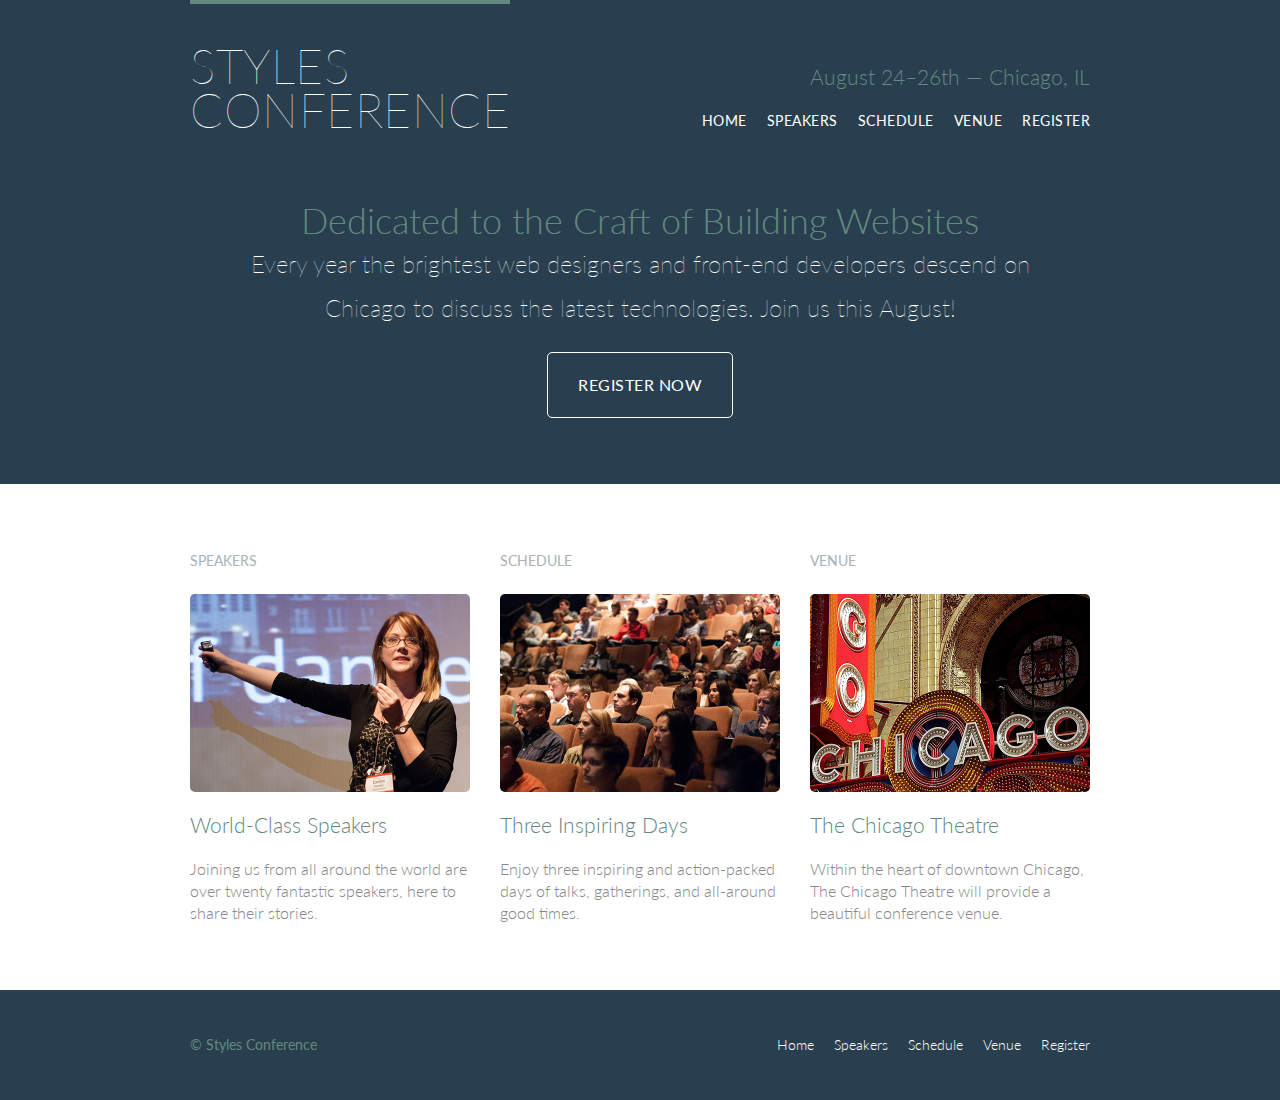
<file: index.html>
<!DOCTYPE html>
<html lang="en">

  <head>
    <meta charset="utf-8">
    <title>Styles Conference</title>
    <link rel="stylesheet" href="assets/stylesheets/main.css">
    <link rel="stylesheet" href="http://fonts.googleapis.com/css?family=Lato:100,300,400">
  </head>

  <body>

    <!-- Header -->

    <header class="primary-header container group">

      <h1 class="logo">
        <a href="index.html">Styles <br> Conference</a>
      </h1>

      <h3 class="tagline">August 24&ndash;26th &mdash; Chicago, IL</h3>

      <nav class="nav primary-nav">
        <ul>
          <li><a href="index.html">Home</a></li><!--
          --><li><a href="speakers.html">Speakers</a></li><!--
          --><li><a href="schedule.html">Schedule</a></li><!--
          --><li><a href="venue.html">Venue</a></li><!--
          --><li><a href="register.html">Register</a></li>
        </ul>
      </nav>

    </header>

    <!-- Hero -->

    <section class="hero container">

      <h2>Dedicated to the Craft of Building Websites</h2>

      <p>Every year the brightest web designers and front-end developers descend on Chicago to discuss the latest technologies. Join us this August!</p>

      <a class="btn btn-alt" href="register.html">Register Now</a>

    </section>

    <!-- Teasers -->

    <section class="row">
      <div class="grid">

        <!-- Speakers -->

        <section class="teaser col-1-3">
          <h5>Speakers</h5>
          <a href="speakers.html">
            <img src="assets/images/home/speakers.jpg" alt="Professional Speaker">
            <h3>World-Class Speakers</h3>
          </a>
          <p>Joining us from all around the world are over twenty fantastic speakers, here to share their stories.</p>
        </section><!--

        Schedule

        --><section class="teaser col-1-3">
          <h5>Schedule</h5>
          <a href="schedule.html">
            <img src="assets/images/home/schedule.jpg" alt="Conference Attendees">
            <h3>Three Inspiring Days</h3>
          </a>
          <p>Enjoy three inspiring and action-packed days of talks, gatherings, and all-around good times.</p>
        </section><!--

        Venue

        --><section class="teaser col-1-3">
          <h5>Venue</h5>
          <a href="venue.html">
            <img src="assets/images/home/venue.jpg" alt="The Chicago Theatre">
            <h3>The Chicago Theatre</h3>
          </a>
          <p>Within the heart of downtown Chicago, The Chicago Theatre will provide a beautiful conference venue.</p>
        </section>

      </div>
    </section>

    <!-- Footer -->

    <footer class="primary-footer container group">

      <small>&copy; Styles Conference</small>

      <nav class="nav">
        <ul>
          <li><a href="index.html">Home</a></li><!--
          --><li><a href="speakers.html">Speakers</a></li><!--
          --><li><a href="schedule.html">Schedule</a></li><!--
          --><li><a href="venue.html">Venue</a></li><!--
          --><li><a href="register.html">Register</a></li>
        </ul>
      </nav>

    </footer>

  </body>
</html>
</file>
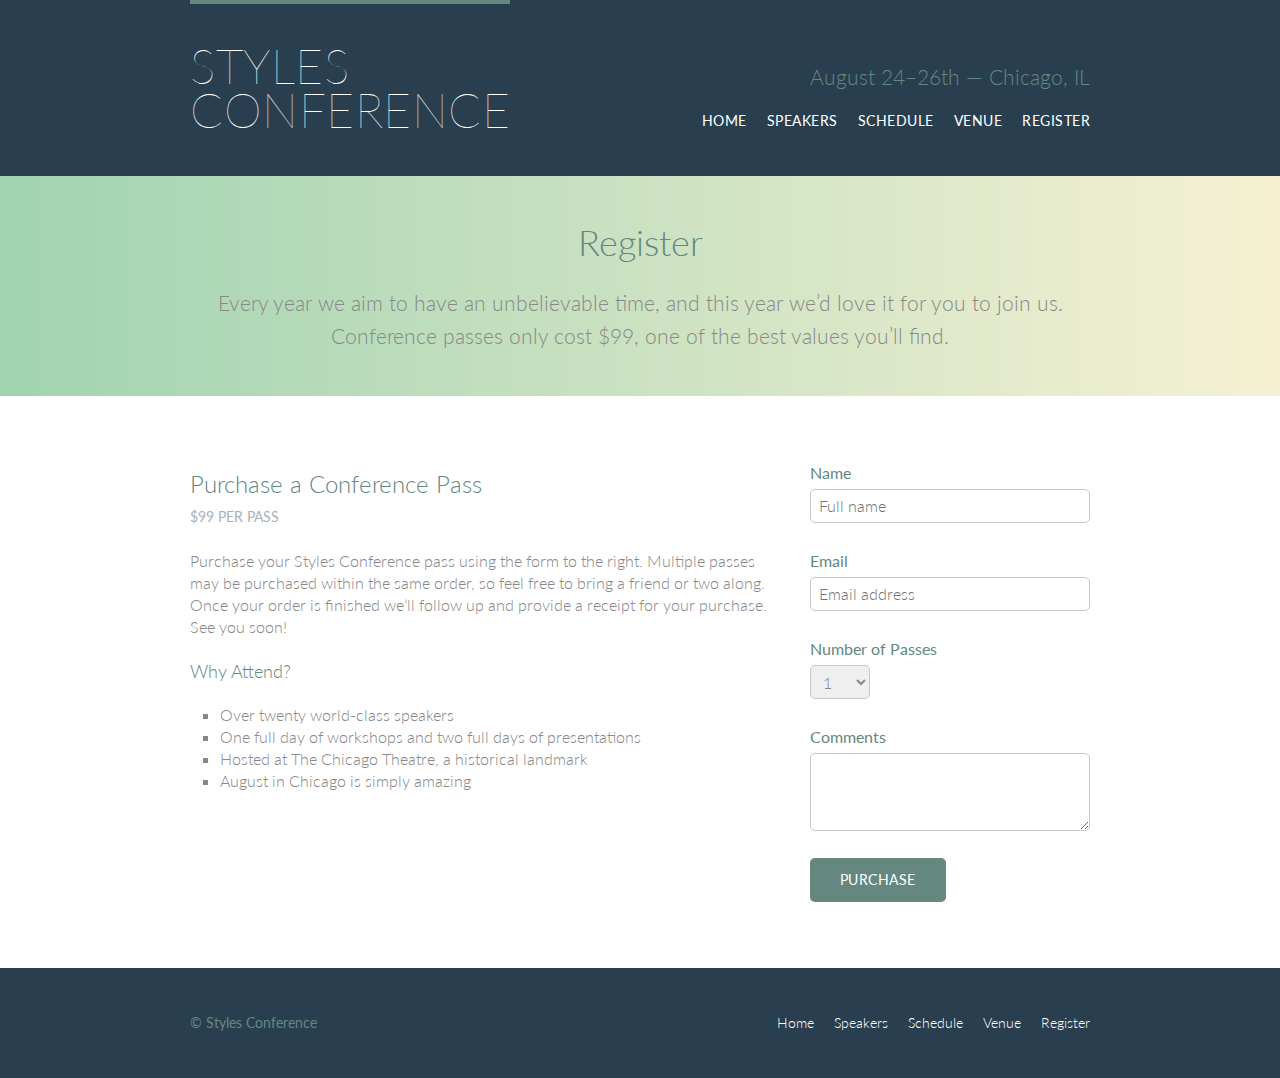
<file: register.html>
<!DOCTYPE html>
<html lang="en">

  <head>
    <meta charset="utf-8">
    <title>Register - Styles Conference</title>
    <link rel="stylesheet" href="assets/stylesheets/main.css">
    <link rel="stylesheet" href="http://fonts.googleapis.com/css?family=Lato:100,300,400">
  </head>

  <body>

    <!-- Header -->

    <header class="primary-header container group">

      <h1 class="logo">
        <a href="index.html">Styles <br> Conference</a>
      </h1>

      <h3 class="tagline">August 24&ndash;26th &mdash; Chicago, IL</h3>

      <nav class="nav primary-nav">
        <ul>
          <li><a href="index.html">Home</a></li><!--
          --><li><a href="speakers.html">Speakers</a></li><!--
          --><li><a href="schedule.html">Schedule</a></li><!--
          --><li><a href="venue.html">Venue</a></li><!--
          --><li><a href="register.html">Register</a></li>
        </ul>
      </nav>

    </header>

    <!-- Lead -->

    <section class="row-alt">
      <div class="lead container">

        <h1>Register</h1>

        <p>Every year we aim to have an unbelievable time, and this year we&#8217;d love it for you to join us. Conference passes only cost $99, one of the best values you&#8217;ll find.</p>

      </div>
    </section>

    <!-- Main content -->

    <section class="row">
      <div class="grid">

        <!-- Details -->

        <section class="col-2-3">

          <h2>Purchase a Conference Pass</h2>
          <h5>$99 per Pass</h5>

          <p>Purchase your Styles Conference pass using the form to the right. Multiple passes may be purchased within the same order, so feel free to bring a friend or two along. Once your order is finished we&#8217;ll follow up and provide a receipt for your purchase. See you soon!</p>

          <h4>Why Attend?</h4>

          <ul class="why-attend">
            <li>Over twenty world-class speakers</li>
            <li>One full day of workshops and two full days of presentations</li>
            <li>Hosted at The Chicago Theatre, a historical landmark</li>
            <li>August in Chicago is simply amazing</li>
          </ul>

        </section><!--

        Registration form

        --><form class="col-1-3" action="#" method="post">

          <fieldset class="register-group">

            <label>
              Name
              <input type="text" name="name" placeholder="Full name" required>
            </label>

            <label>
              Email
              <input type="email" name="email" placeholder="Email address" required>
            </label>

            <label>
              Number of Passes
              <select name="quantity" required>
                <option value="1" selected>1</option>
                <option value="2">2</option>
                <option value="3">3</option>
                <option value="4">4</option>
                <option value="5">5</option>
              </select>
            </label>

            <label>
              Comments
              <textarea name="comments"></textarea>
            </label>

          </fieldset>

          <input class="btn btn-default" type="submit" name="submit" value="Purchase">

        </form>

      </div>
    </section>

    <!-- Footer -->

    <footer class="primary-footer container group">

      <small>&copy; Styles Conference</small>

      <nav class="nav">
        <ul>
          <li><a href="index.html">Home</a></li><!--
          --><li><a href="speakers.html">Speakers</a></li><!--
          --><li><a href="schedule.html">Schedule</a></li><!--
          --><li><a href="venue.html">Venue</a></li><!--
          --><li><a href="register.html">Register</a></li>
        </ul>
      </nav>

    </footer>

  </body>
</html>
</file>
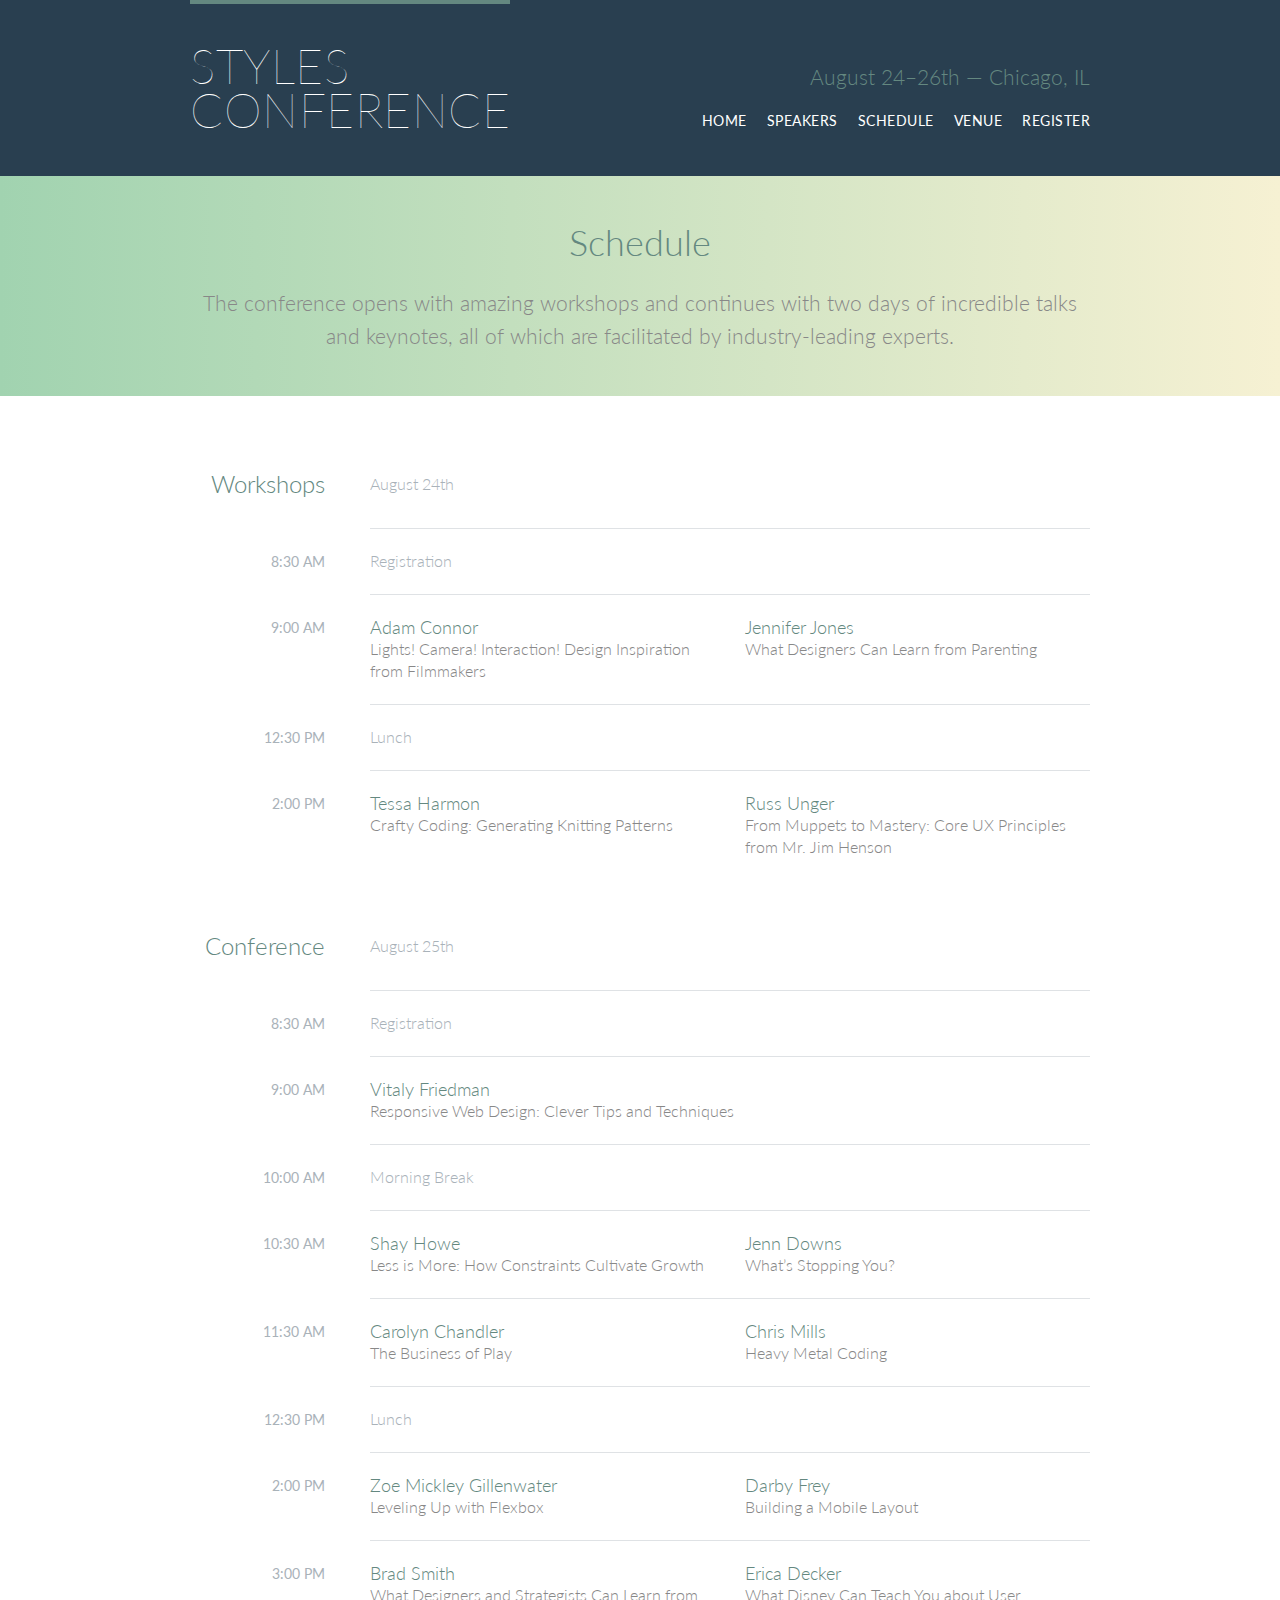
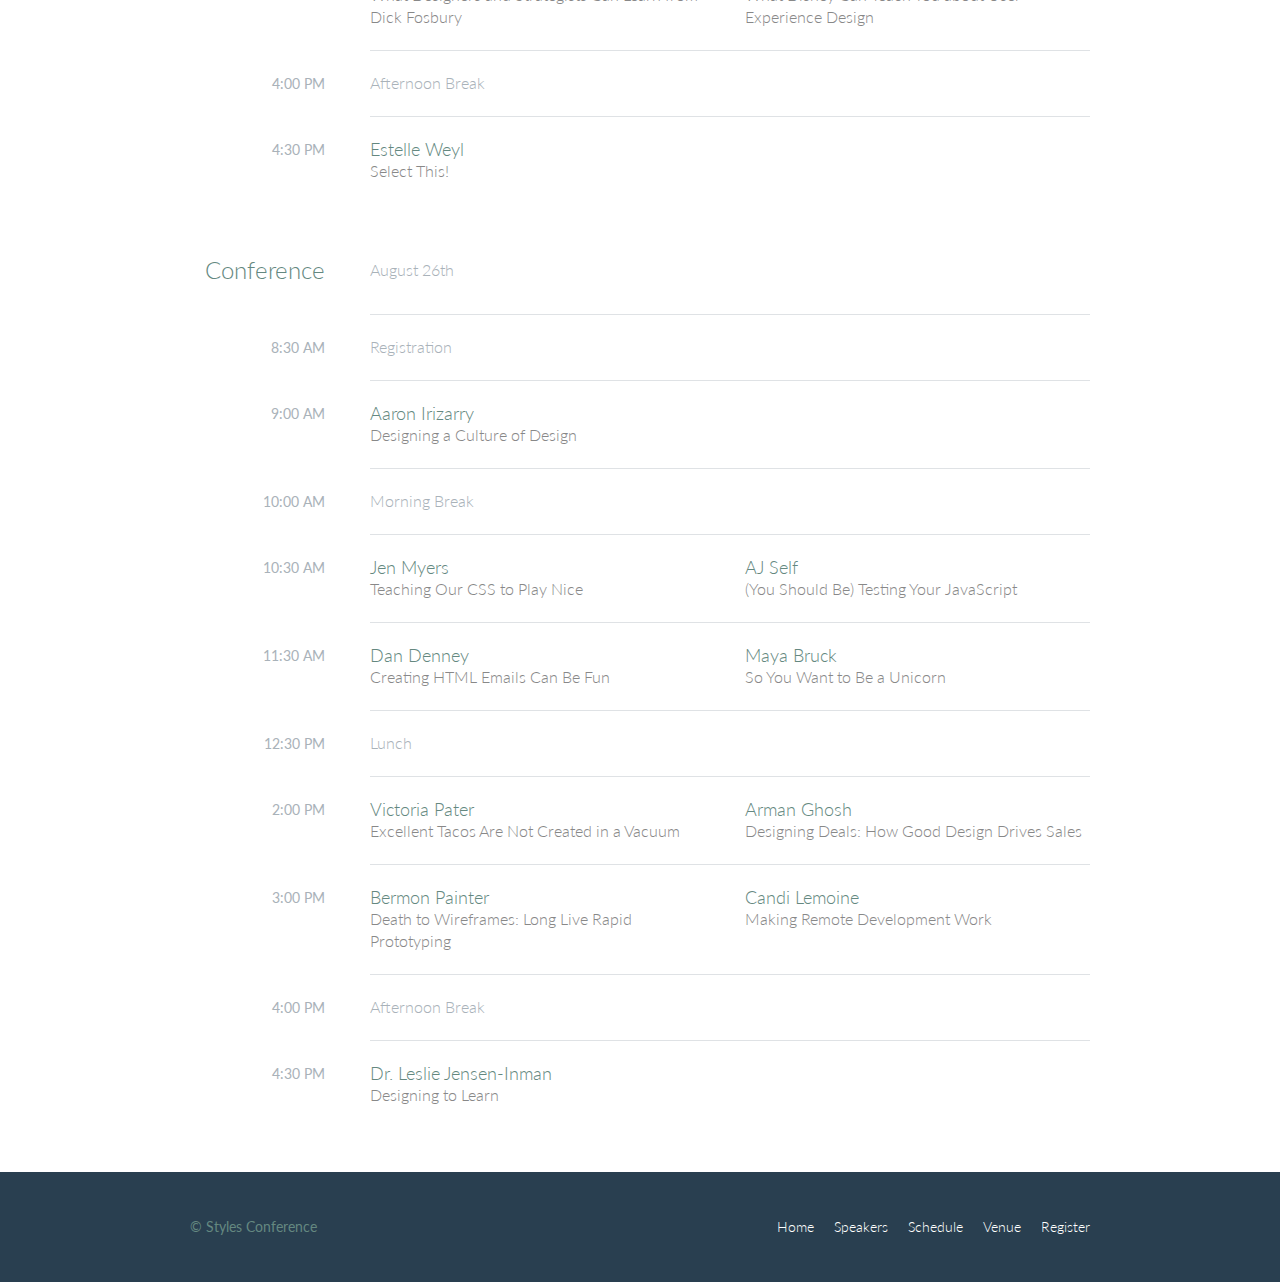
<file: schedule.html>
<!DOCTYPE html>
<html lang="en">

  <head>
    <meta charset="utf-8">
    <title>Schedule - Styles Conference</title>
    <link rel="stylesheet" href="assets/stylesheets/main.css">
    <link rel="stylesheet" href="http://fonts.googleapis.com/css?family=Lato:100,300,400">
  </head>

  <body>

    <!-- Header -->

    <header class="primary-header container group">

      <h1 class="logo">
        <a href="index.html">Styles <br> Conference</a>
      </h1>

      <h3 class="tagline">August 24&ndash;26th &mdash; Chicago, IL</h3>

      <nav class="nav primary-nav">
        <ul>
          <li><a href="index.html">Home</a></li><!--
          --><li><a href="speakers.html">Speakers</a></li><!--
          --><li><a href="schedule.html">Schedule</a></li><!--
          --><li><a href="venue.html">Venue</a></li><!--
          --><li><a href="register.html">Register</a></li>
        </ul>
      </nav>

    </header>

    <!-- Lead -->

    <section class="row-alt">
      <div class="lead container">

        <h1>Schedule</h1>

        <p>The conference opens with amazing workshops and continues with two days of incredible talks and keynotes, all of which are facilitated by industry-leading experts.</p>

      </div>
    </section>

    <!-- Main content -->

    <section class="row">
      <div class="container">

        <!-- Workshops -->

        <table>
          <thead>
            <tr>
              <th scope="row">
                Workshops
              </th>
              <td class="schedule-offset" colspan="2">
                August 24th
              </td>
            </tr>
          </thead>
          <tbody>
            <tr>
              <th scope="row">
                <time datetime="08:30:00">8:30 AM</time>
              </th>
              <td class="schedule-offset" colspan="2">
                Registration
              </td>
            </tr>
            <tr>
              <th scope="row">
                <time datetime="09:00:00">9:00 AM</time>
              </th>
              <td>
                <a href="speakers.html#adam-connor">
                  <h4>Adam Connor</h4>
                  Lights! Camera! Interaction! Design Inspiration from Filmmakers
                </a>
              </td>
              <td>
                <a href="speakers.html#jennifer-jones">
                  <h4>Jennifer Jones</h4>
                  What Designers Can Learn from Parenting
                </a>
              </td>
            </tr>
            <tr>
              <th scope="row">
                <time datetime="12:30:00">12:30 PM</time>
              </th>
              <td class="schedule-offset" colspan="2">
                Lunch
              </td>
            </tr>
            <tr>
              <th scope="row">
                <time datetime="14:00">2:00 PM</time>
              </th>
              <td>
                <a href="speakers.html#tessa-harmon">
                  <h4>Tessa Harmon</h4>
                  Crafty Coding: Generating Knitting Patterns
                </a>
              </td>
              <td>
                <a href="speakers.html#russ-unger">
                  <h4>Russ Unger</h4>
                  From Muppets to Mastery: Core UX Principles from Mr. Jim Henson
                </a>
              </td>
            </tr>
          </tbody>
        </table>

        <!-- Conference -->

        <table>
          <thead>
            <tr>
              <th scope="row">
                Conference
              </th>
              <td class="schedule-offset" colspan="2">
                August 25th
              </td>
            </tr>
          </thead>
          <tbody>
            <tr>
              <th scope="row">
                <time datetime="08:30:00">8:30 AM</time>
              </th>
              <td class="schedule-offset" colspan="2">
                Registration
              </td>
            </tr>
            <tr>
              <th scope="row">
                <time datetime="09:00:00">9:00 AM</time>
              </th>
              <td colspan="2">
                <a href="speakers.html#vitaly-friedman">
                  <h4>Vitaly Friedman</h4>
                  Responsive Web Design: Clever Tips and Techniques
                </a>
              </td>
            </tr>
            <tr>
              <th scope="row">
                <time datetime="10:00:00">10:00 AM</time>
              </th>
              <td class="schedule-offset" colspan="2">
                Morning Break
              </td>
            </tr>
            <tr>
              <th scope="row">
                <time datetime="10:30:00">10:30 AM</time>
              </th>
              <td>
                <a href="speakers.html#shay-howe">
                  <h4>Shay Howe</h4>
                  Less is More: How Constraints Cultivate Growth
                </a>
              </td>
              <td>
                <a href="speakers.html#jenn-downs">
                  <h4>Jenn Downs</h4>
                  What&#8217;s Stopping You?
                </a>
              </td>
            </tr>
            <tr>
              <th scope="row">
                <time datetime="11:30:00">11:30 AM</time>
              </th>
              <td>
                <a href="speakers.html#carolyn-chandler">
                  <h4>Carolyn Chandler</h4>
                  The Business of Play
                </a>
              </td>
              <td>
                <a href="speakers.html#chris-mills">
                  <h4>Chris Mills</h4>
                  Heavy Metal Coding
                </a>
              </td>
            </tr>
            <tr>
              <th scope="row">
                <time datetime="12:30:00">12:30 PM</time>
              </th>
              <td class="schedule-offset" colspan="2">
                Lunch
              </td>
            </tr>
            <tr>
              <th scope="row">
                <time datetime="14:00">2:00 PM</time>
              </th>
              <td>
                <a href="speakers.html#zoe-mickley-gillenwater">
                  <h4>Zoe Mickley Gillenwater</h4>
                  Leveling Up with Flexbox
                </a>
              </td>
              <td>
                <a href="speakers.html#darby-frey">
                  <h4>Darby Frey</h4>
                  Building a Mobile Layout
                </a>
              </td>
            </tr>
            <tr>
              <th scope="row">
                <time datetime="15:00:00">3:00 PM</time>
              </th>
              <td>
                <a href="speakers.html#brad-smith">
                  <h4>Brad Smith</h4>
                  What Designers and Strategists Can Learn from Dick Fosbury
                </a>
              </td>
              <td>
                <a href="speakers.html#erica-decker">
                  <h4>Erica Decker</h4>
                  What Disney Can Teach You about User Experience Design
                </a>
              </td>
            </tr>
            <tr>
              <th scope="row">
                <time datetime="16:00:00">4:00 PM</time>
              </th>
              <td class="schedule-offset" colspan="2">
                Afternoon Break
              </td>
            </tr>
            <tr>
              <th scope="row">
                <time datetime="16:30:00">4:30 PM</time>
              </th>
              <td colspan="2">
                <a href="speakers.html#estelle-weyl">
                  <h4>Estelle Weyl</h4>
                  Select This!
                </a>
              </td>
            </tr>
          </tbody>
        </table>

        <!-- Conference -->

        <table>
          <thead>
            <tr>
              <th scope="row">
                Conference
              </th>
              <td class="schedule-offset" colspan="2">
                August 26th
              </td>
            </tr>
          </thead>
          <tbody>
            <tr>
              <th scope="row">
                <time datetime="08:30:00">8:30 AM</time>
              </th>
              <td class="schedule-offset" colspan="2">
                Registration
              </td>
            </tr>
            <tr>
              <th scope="row">
                <time datetime="09:00:00">9:00 AM</time>
              </th>
              <td colspan="2">
                <a href="speakers.html#aaron-irizarry">
                  <h4>Aaron Irizarry</h4>
                  Designing a Culture of Design
                </a>
              </td>
            </tr>
            <tr>
              <th scope="row">
                <time datetime="10:00:00">10:00 AM</time>
              </th>
              <td class="schedule-offset" colspan="2">
                Morning Break
              </td>
            </tr>
            <tr>
              <th scope="row">
                <time datetime="10:30:00">10:30 AM</time>
              </th>
              <td>
                <a href="speakers.html#jen-myers">
                  <h4>Jen Myers</h4>
                  Teaching Our CSS to Play Nice
                </a>
              </td>
              <td>
                <a href="speakers.html#aj-self">
                  <h4>AJ Self</h4>
                  (You Should Be) Testing Your JavaScript
                </a>
              </td>
            </tr>
            <tr>
              <th scope="row">
                <time datetime="11:30:00">11:30 AM</time>
              </th>
              <td>
                <a href="speakers.html#dan-denney">
                  <h4>Dan Denney</h4>
                  Creating HTML Emails Can Be Fun
                </a>
              </td>
              <td>
                <a href="speakers.html#maya-bruck">
                  <h4>Maya Bruck</h4>
                  So You Want to Be a Unicorn
                </a>
              </td>
            </tr>
            <tr>
              <th scope="row">
                <time datetime="12:30:00">12:30 PM</time>
              </th>
              <td class="schedule-offset" colspan="2">
                Lunch
              </td>
            </tr>
            <tr>
              <th scope="row">
                <time datetime="14:00">2:00 PM</time>
              </th>
              <td>
                <a href="speakers.html#victoria-pater">
                  <h4>Victoria Pater</h4>
                  Excellent Tacos Are Not Created in a Vacuum
                </a>
              </td>
              <td>
                <a href="speakers.html#arman-ghosh">
                  <h4>Arman Ghosh</h4>
                  Designing Deals: How Good Design Drives Sales
                </a>
              </td>
            </tr>
            <tr>
              <th scope="row">
                <time datetime="15:00:00">3:00 PM</time>
              </th>
              <td>
                <a href="speakers.html#bermon-painter">
                  <h4>Bermon Painter</h4>
                  Death to Wireframes: Long Live Rapid Prototyping
                </a>
              </td>
              <td>
                <a href="speakers.html#candi-lemoine">
                  <h4>Candi Lemoine</h4>
                  Making Remote Development Work
                </a>
              </td>
            </tr>
            <tr>
              <th scope="row">
                <time datetime="16:00:00">4:00 PM</time>
              </th>
              <td class="schedule-offset" colspan="2">
                Afternoon Break
              </td>
            </tr>
            <tr>
              <th scope="row">
                <time datetime="16:30:00">4:30 PM</time>
              </th>
              <td colspan="2">
                <a href="speakers.html#leslie-jensen-inman">
                  <h4>Dr. Leslie Jensen-Inman</h4>
                  Designing to Learn
                </a>
              </td>
            </tr>
          </tbody>
        </table>

      </div>
    </section>

    <!-- Footer -->

    <footer class="primary-footer container group">

      <small>&copy; Styles Conference</small>

      <nav class="nav">
        <ul>
          <li><a href="index.html">Home</a></li><!--
          --><li><a href="speakers.html">Speakers</a></li><!--
          --><li><a href="schedule.html">Schedule</a></li><!--
          --><li><a href="venue.html">Venue</a></li><!--
          --><li><a href="register.html">Register</a></li>
        </ul>
      </nav>

    </footer>

  </body>
</html>
</file>
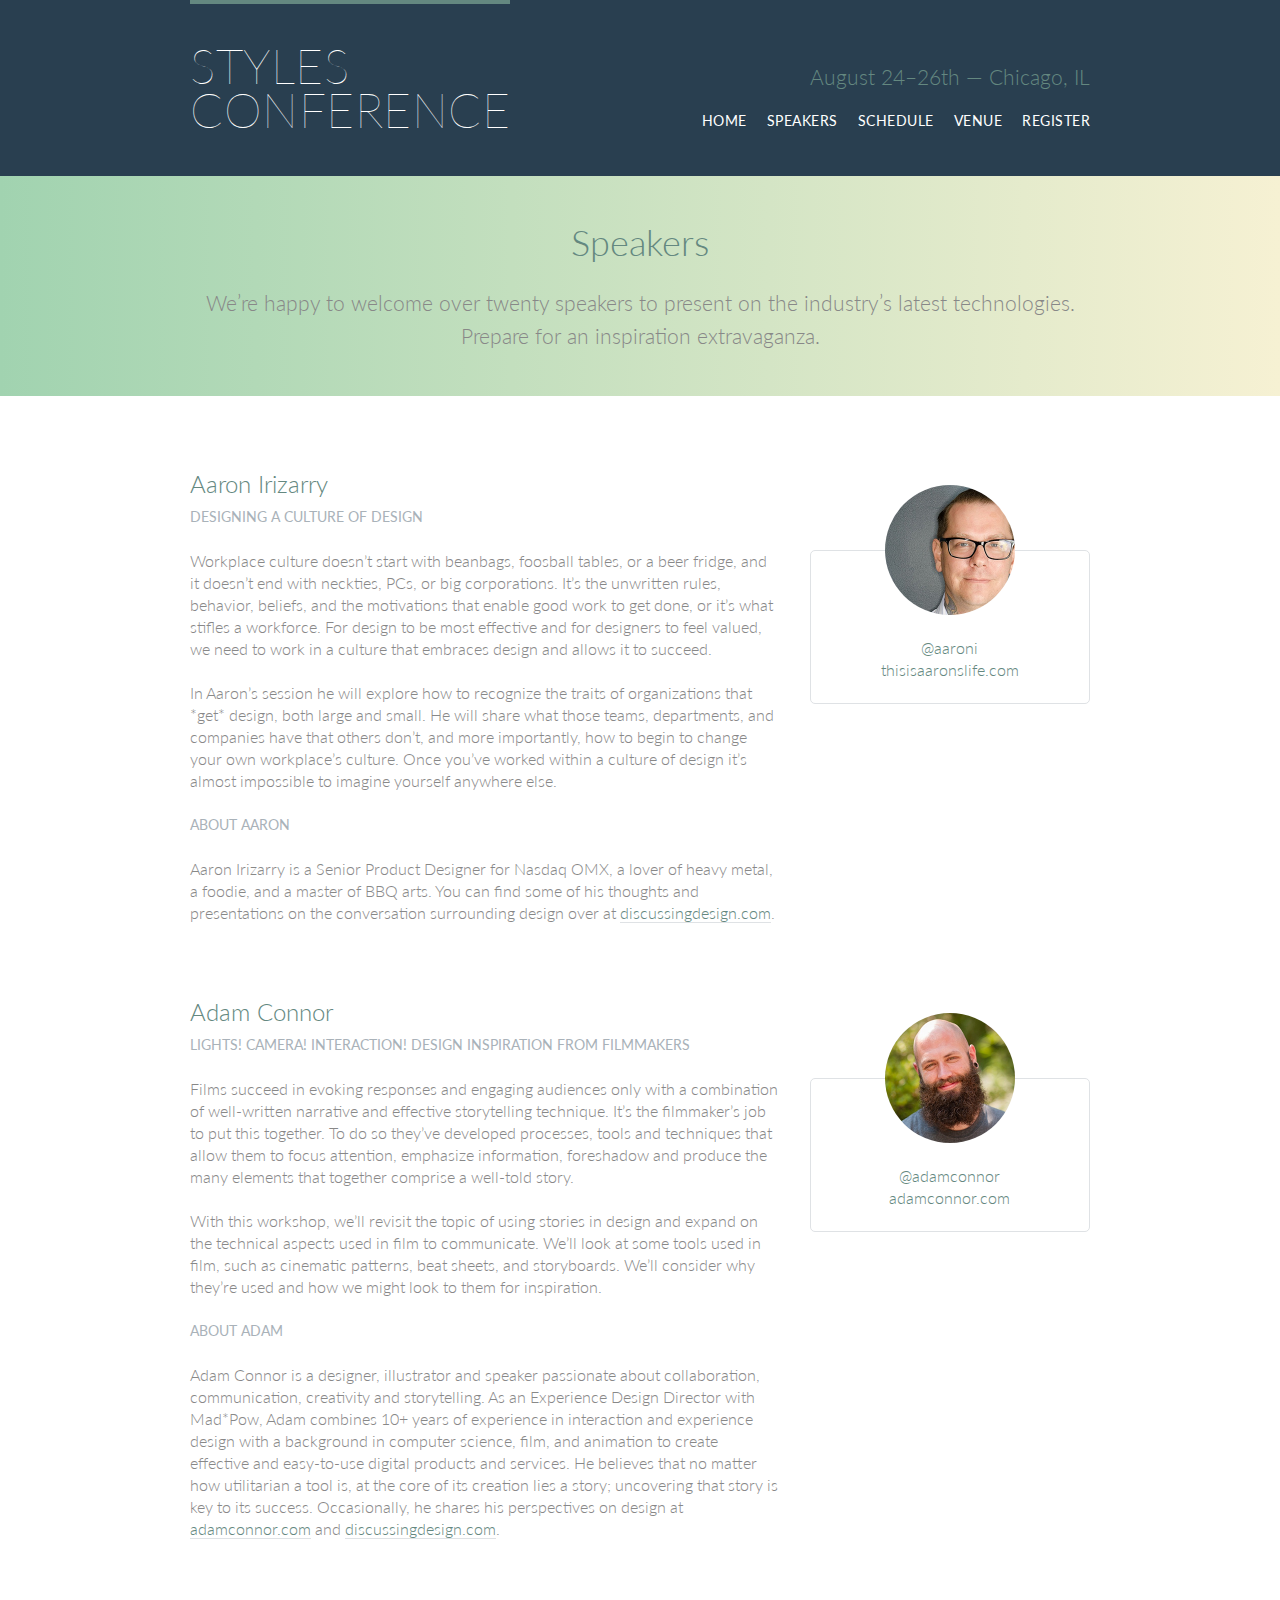
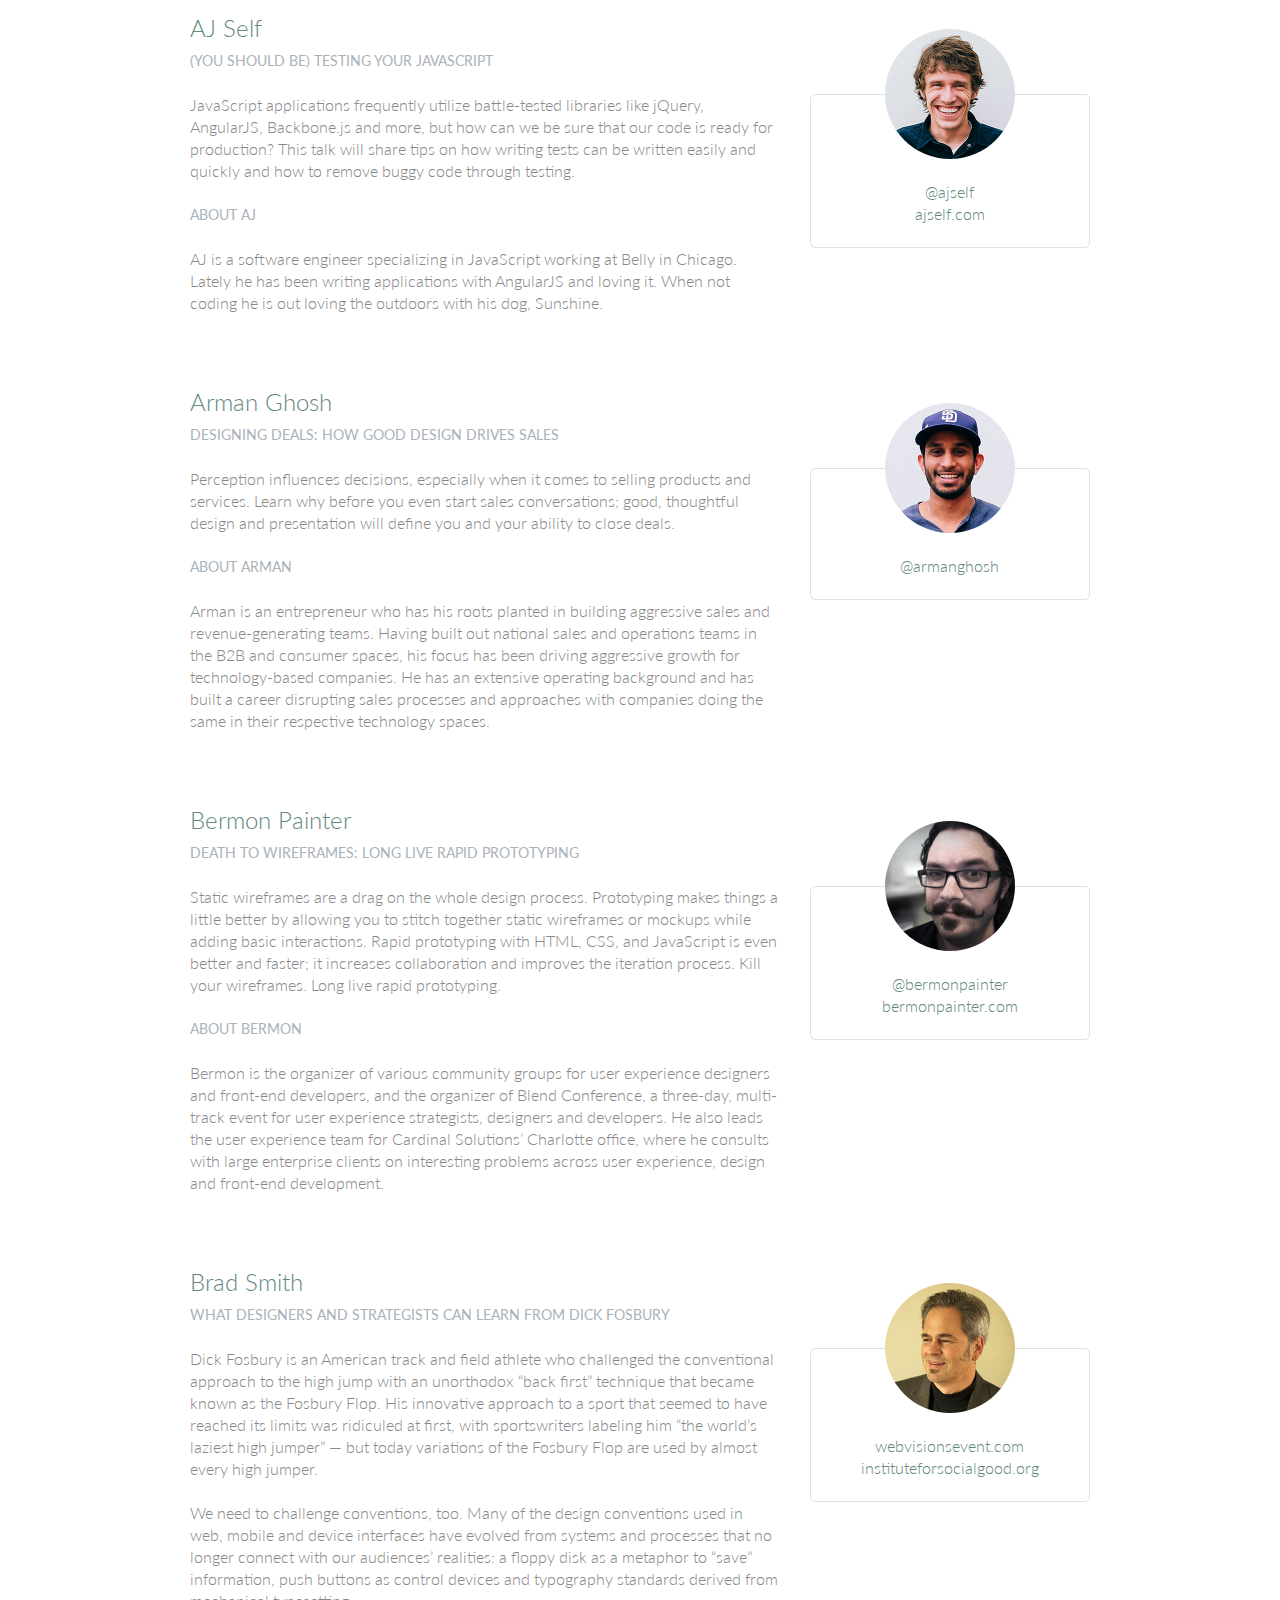
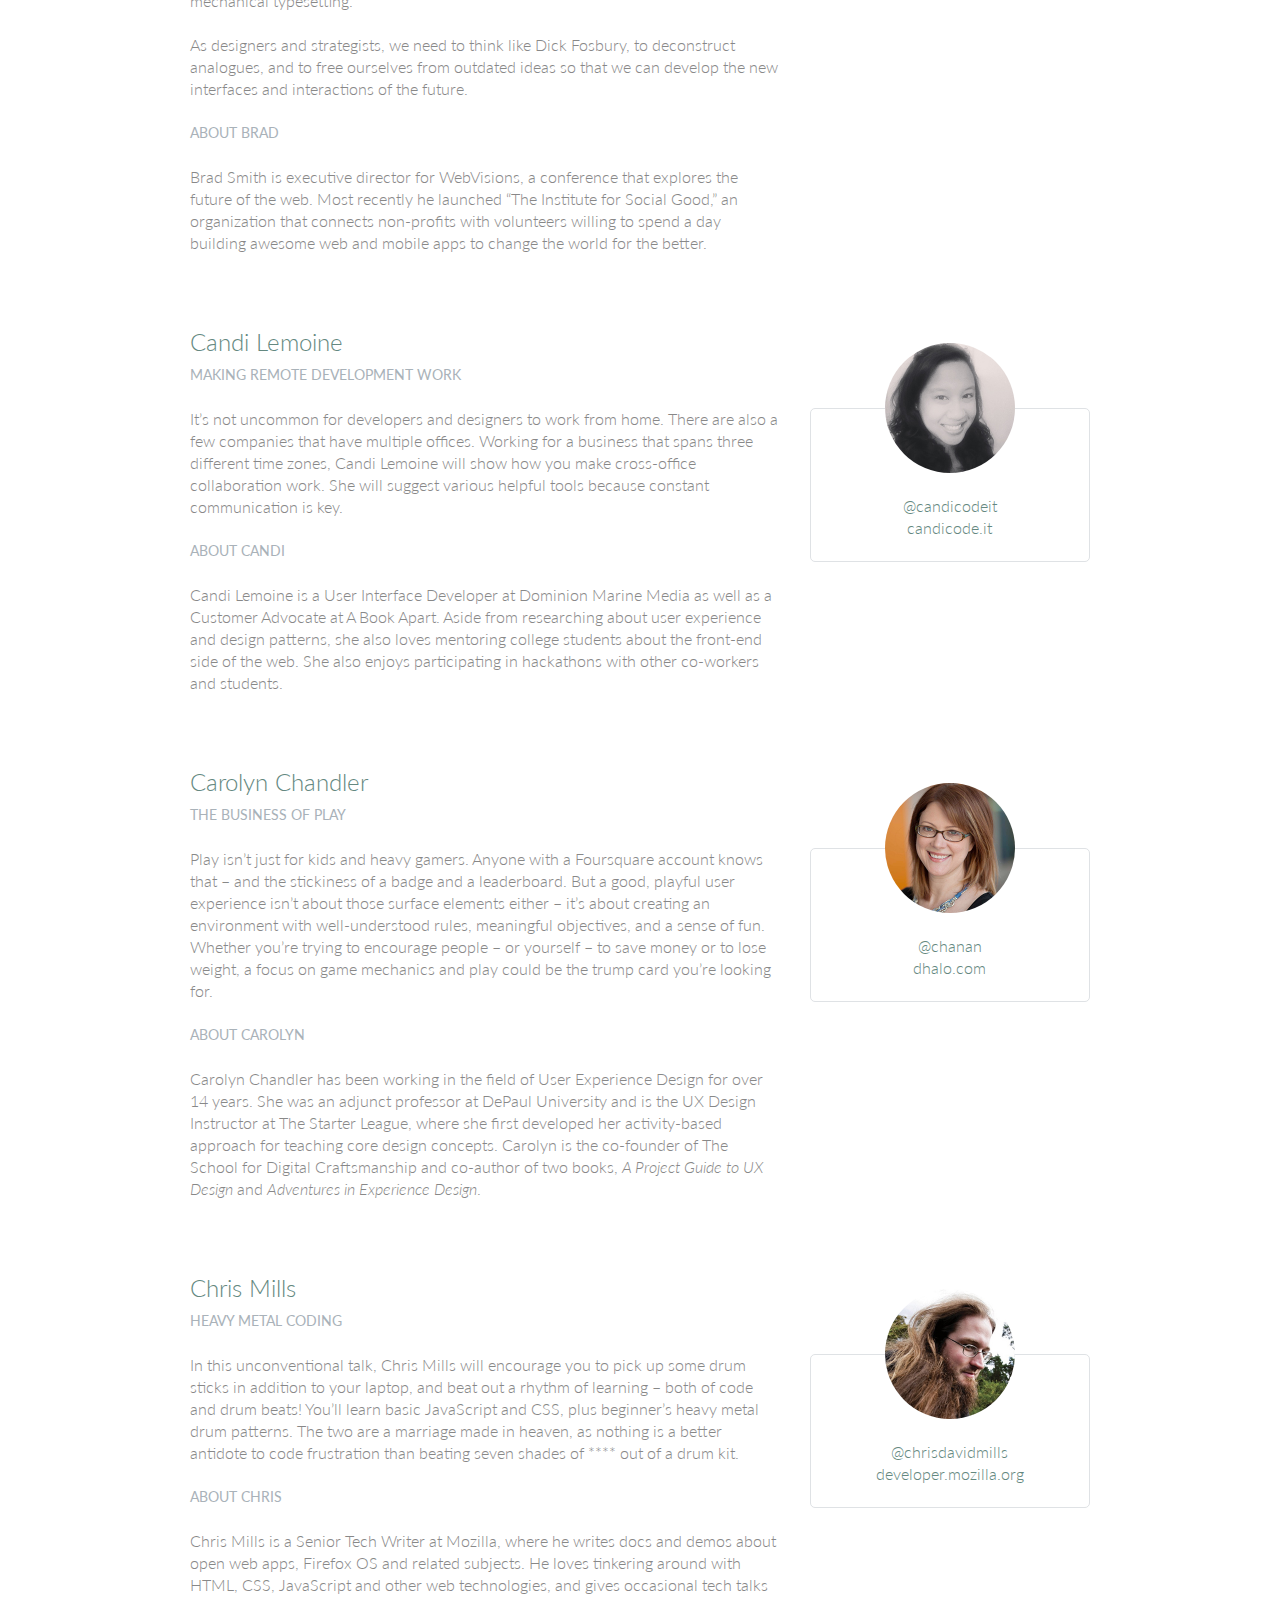
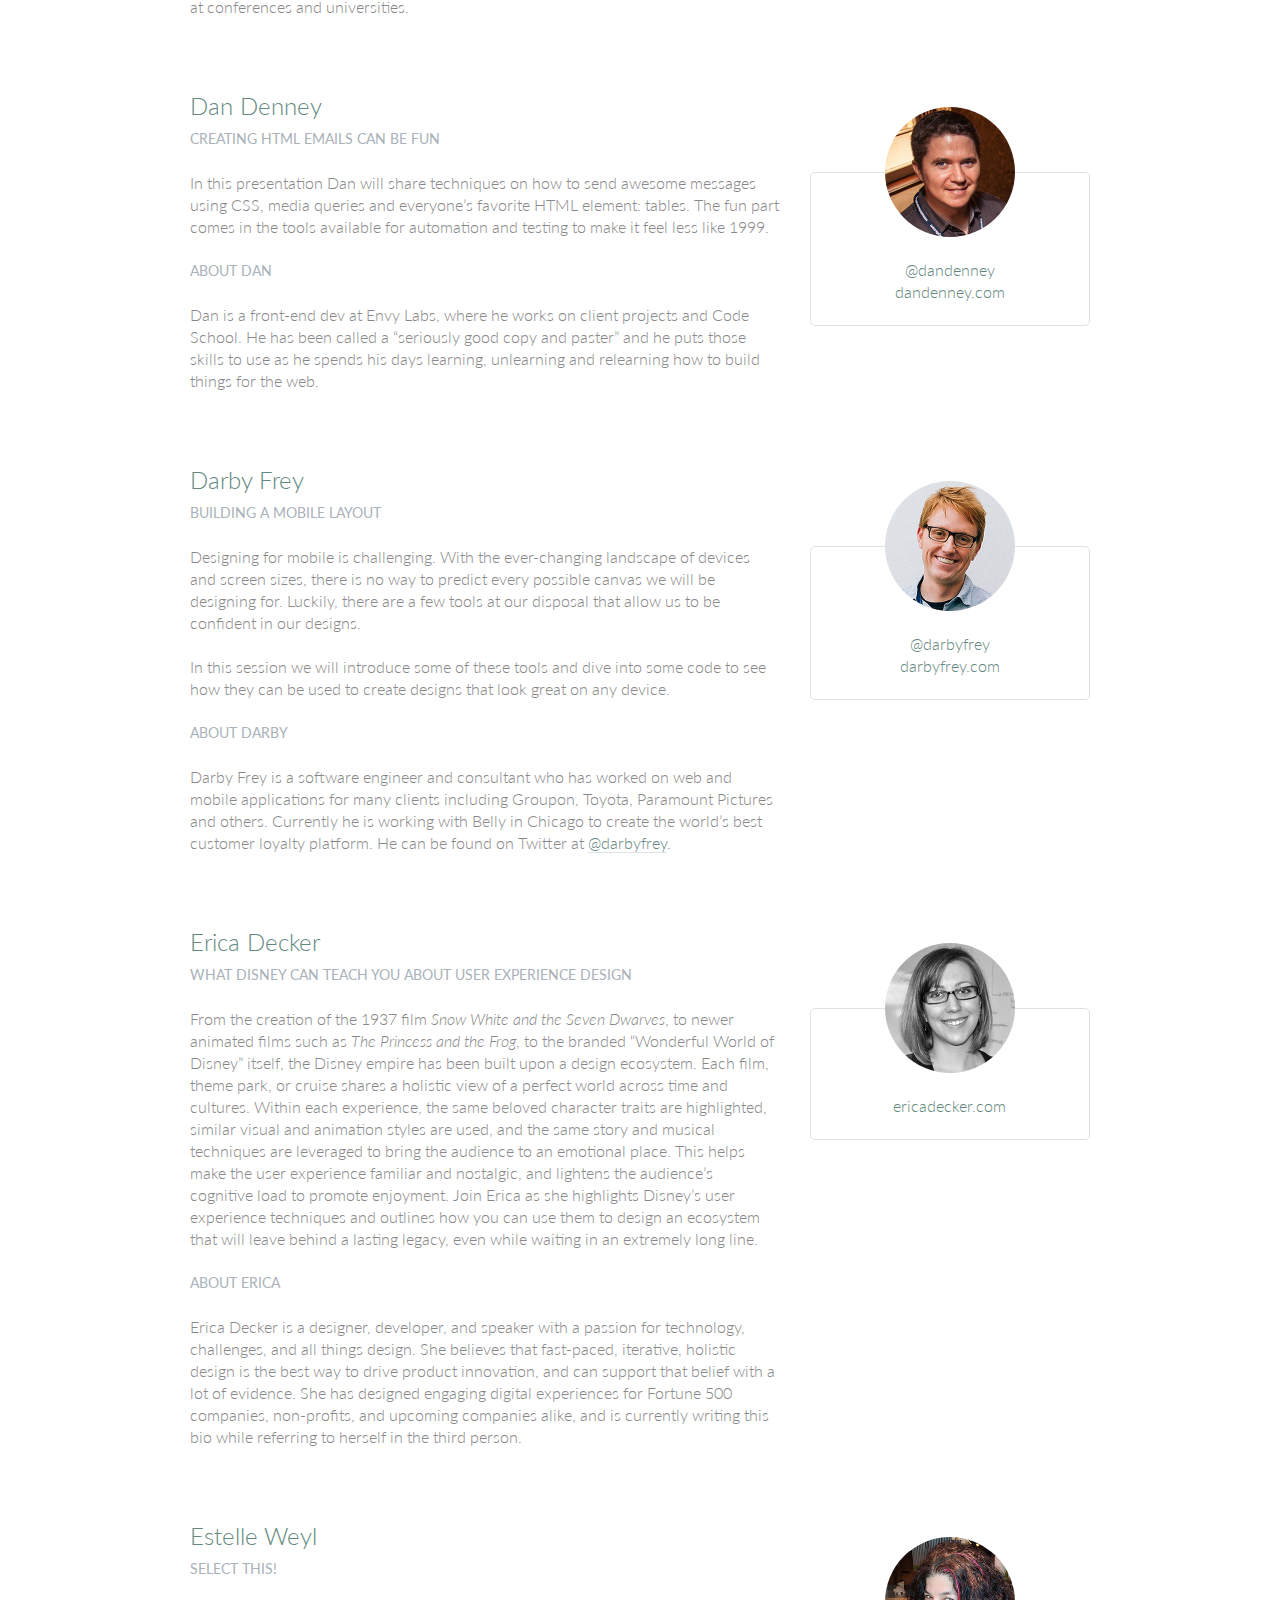
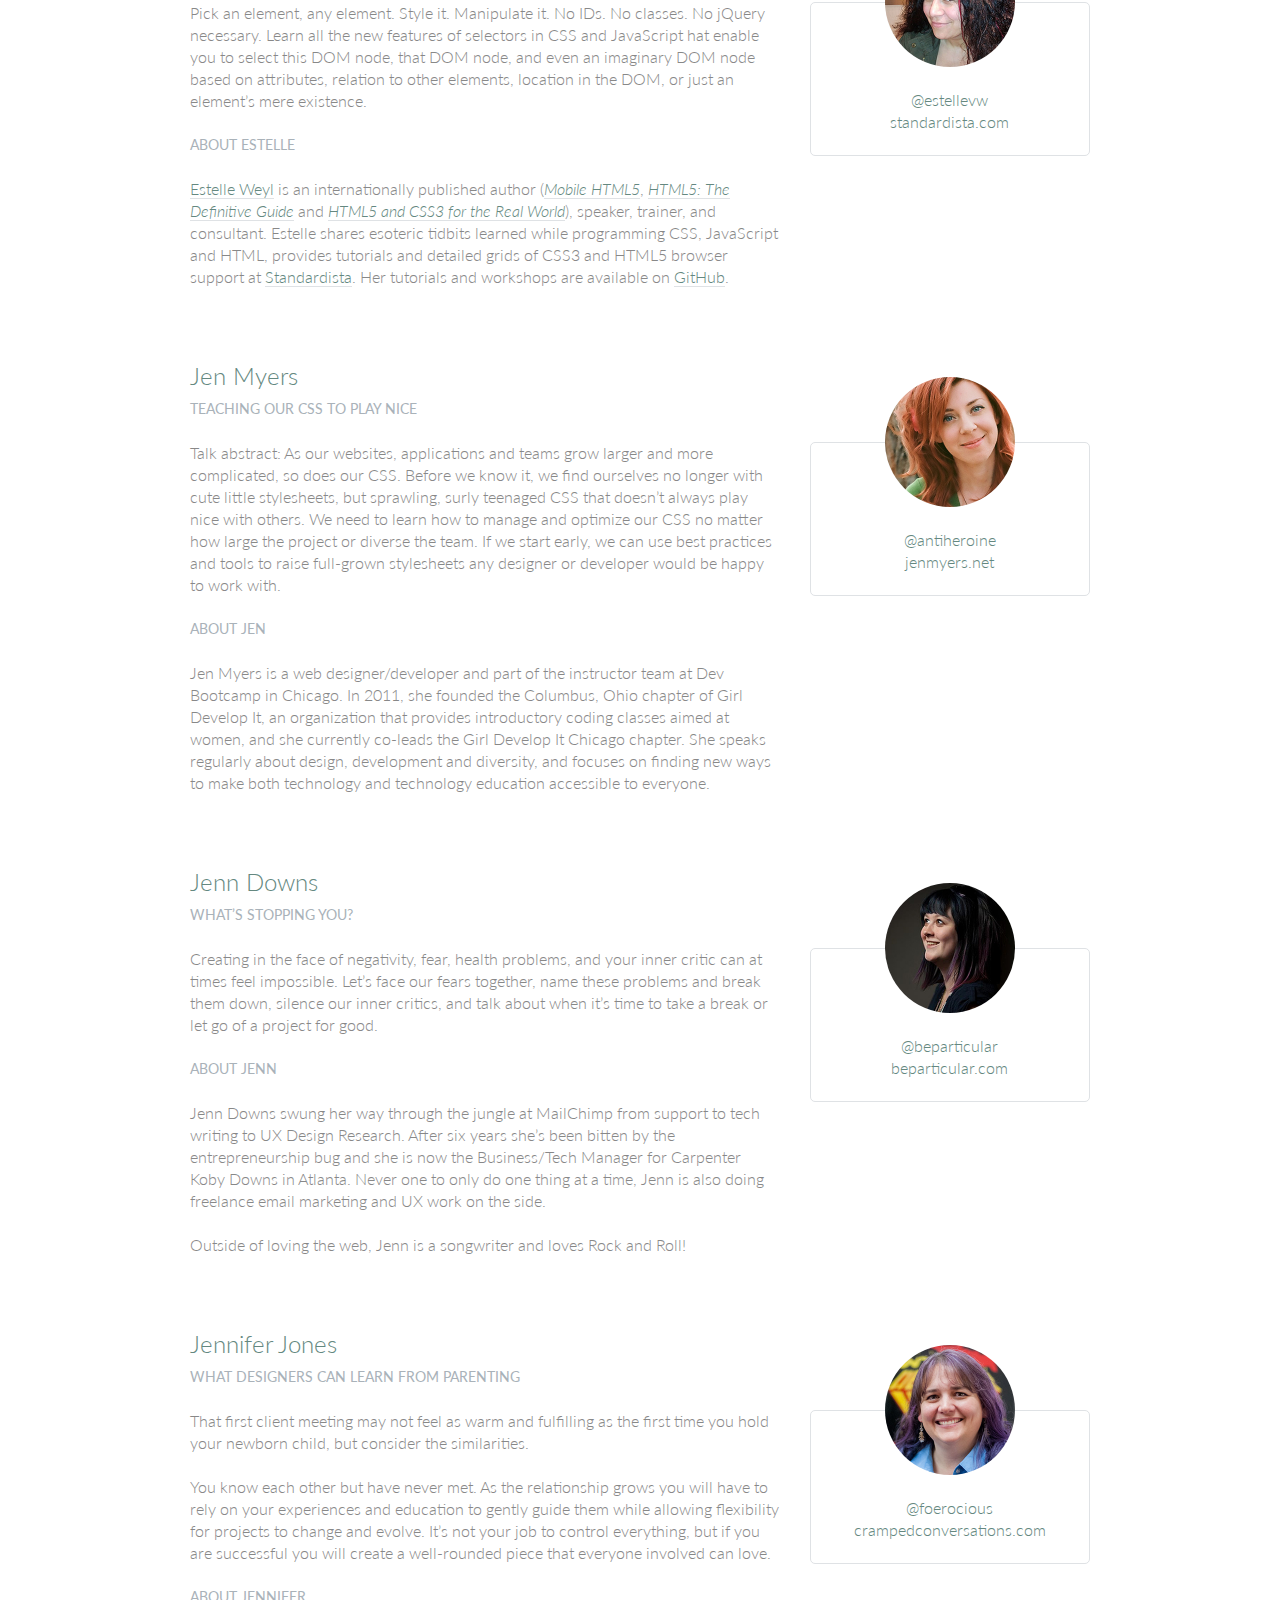
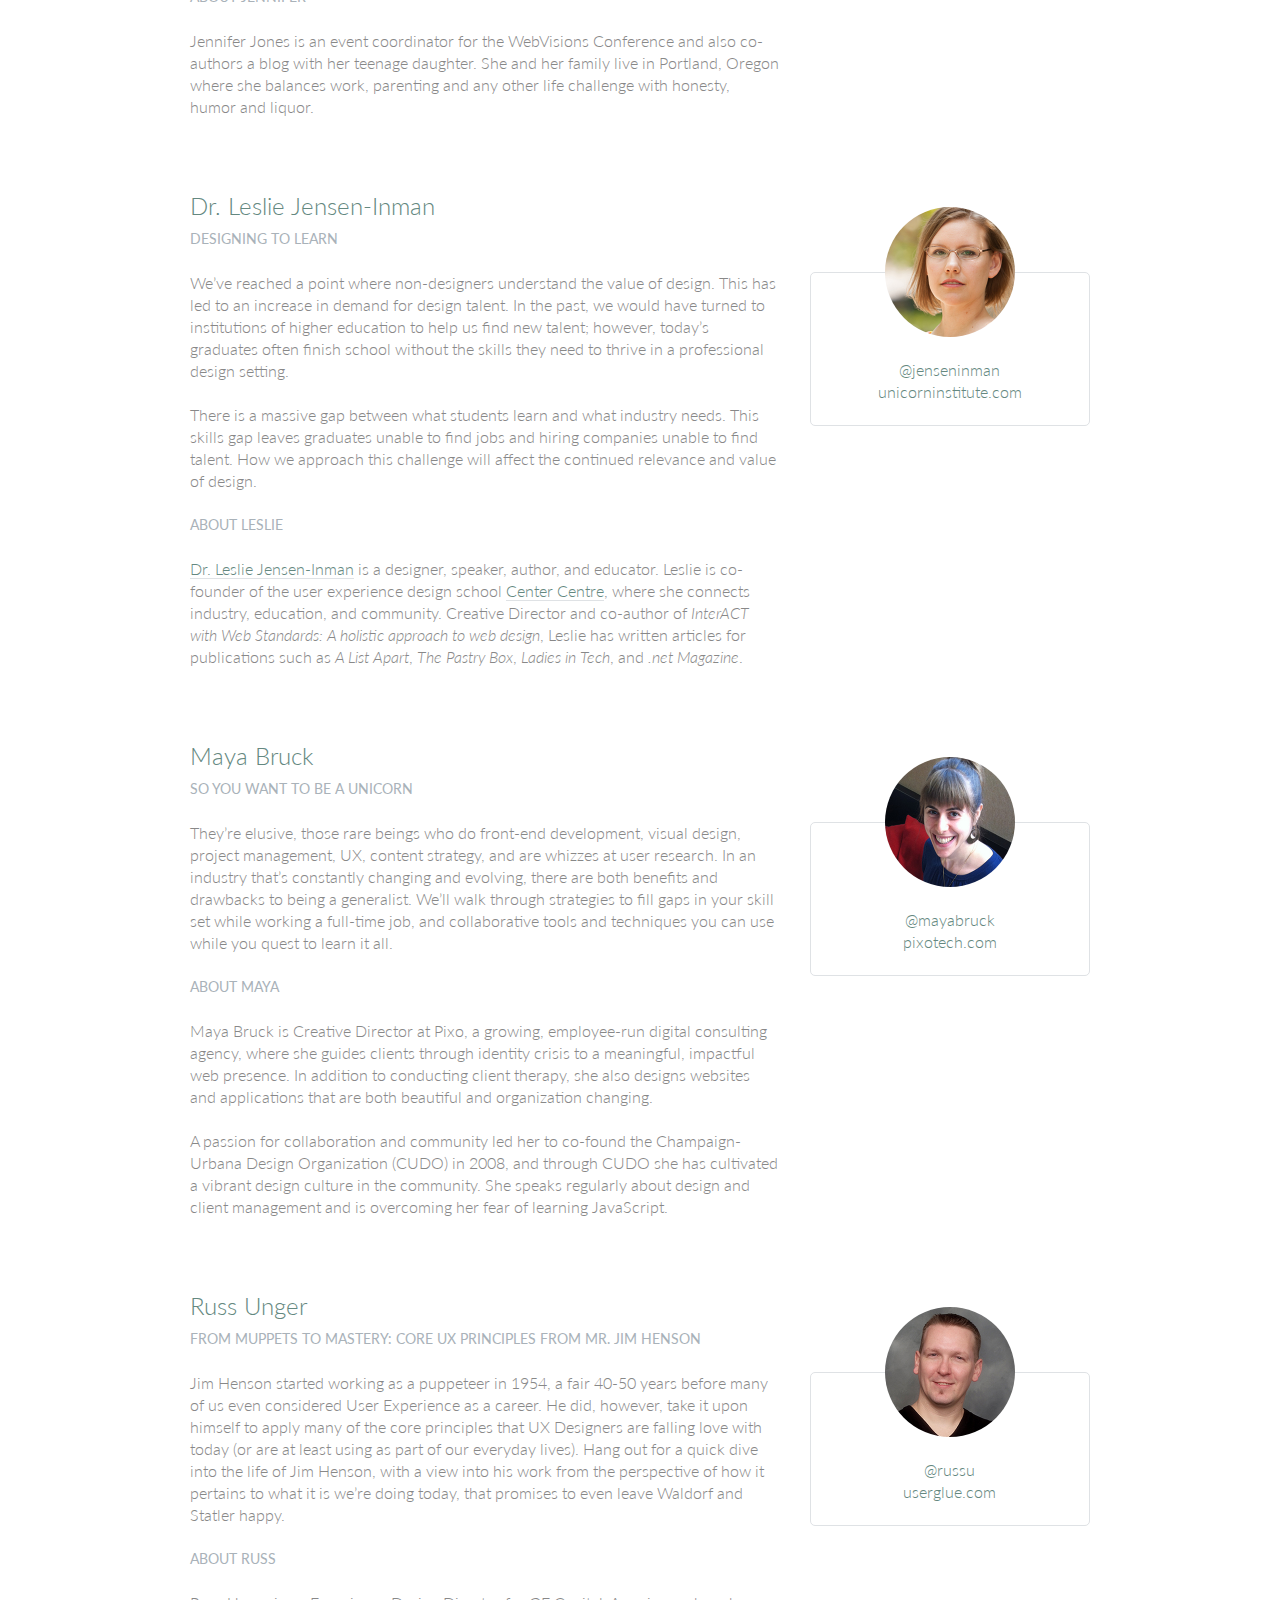
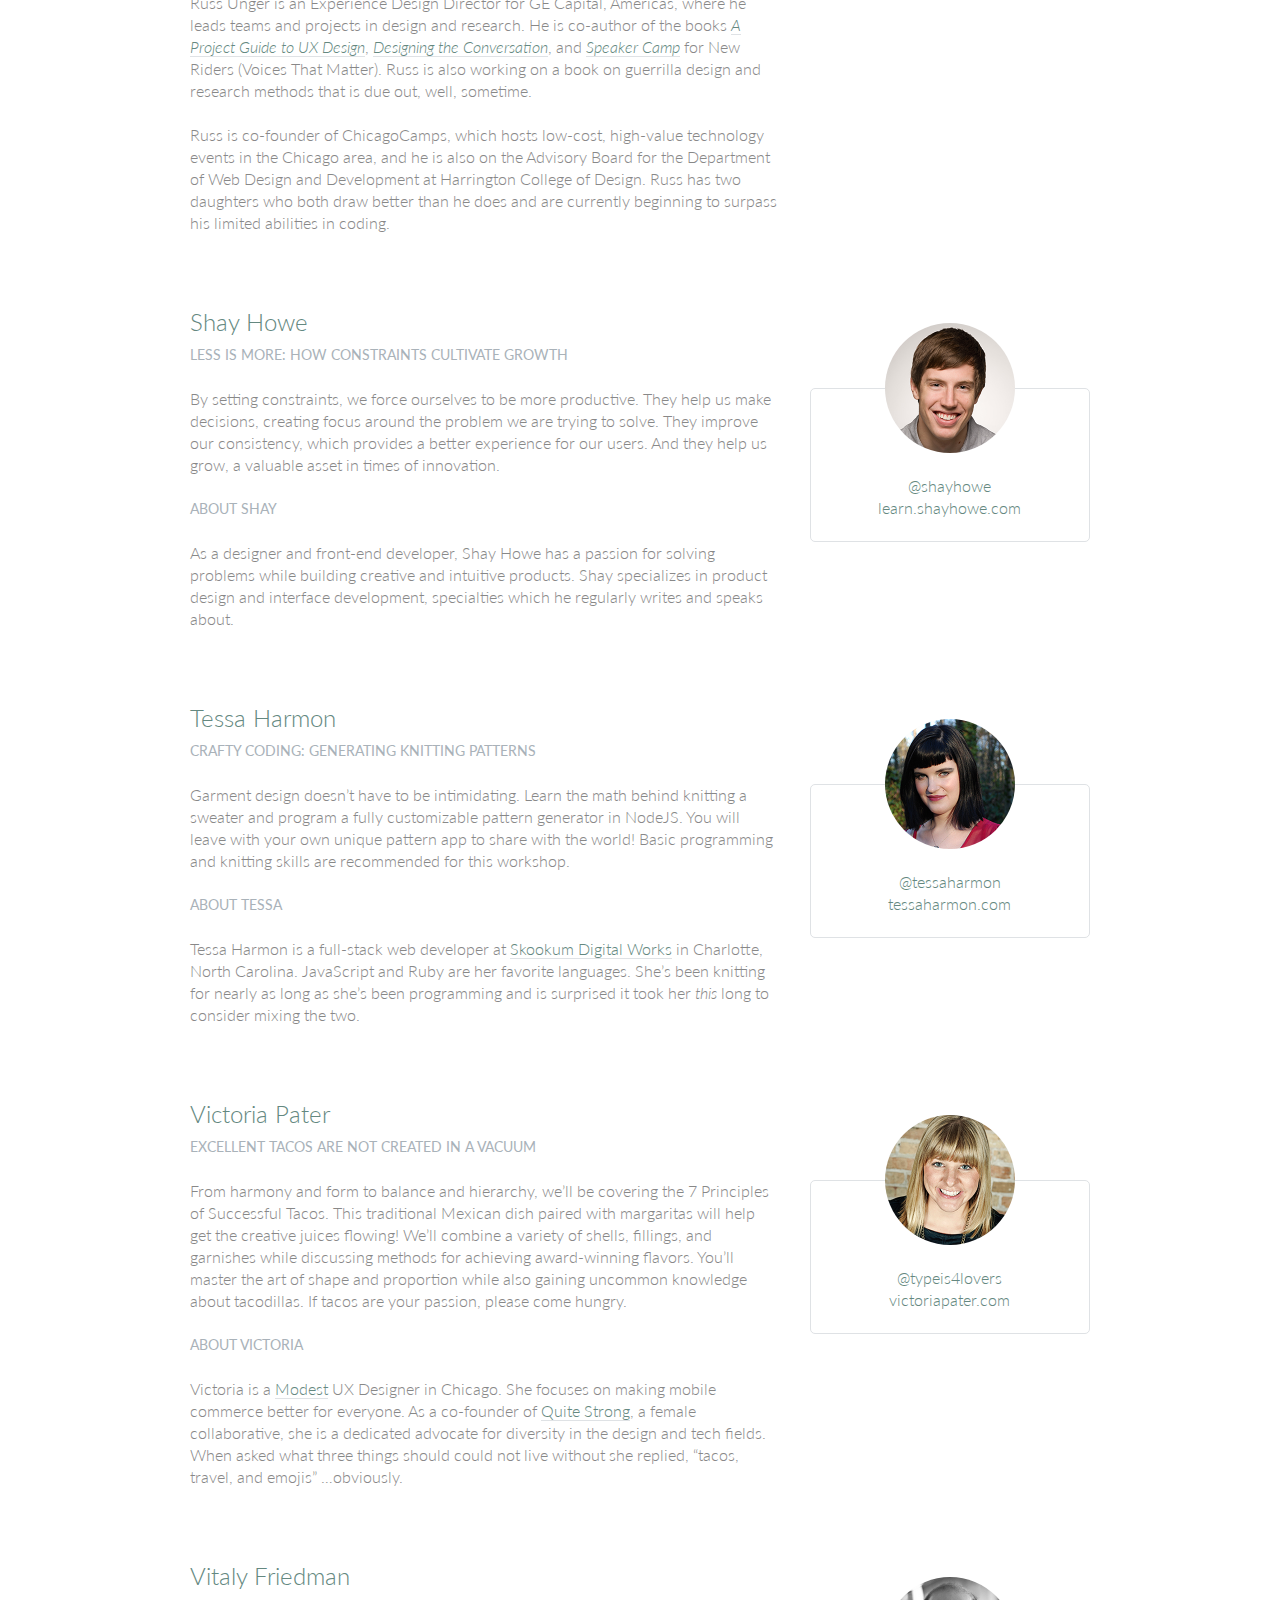
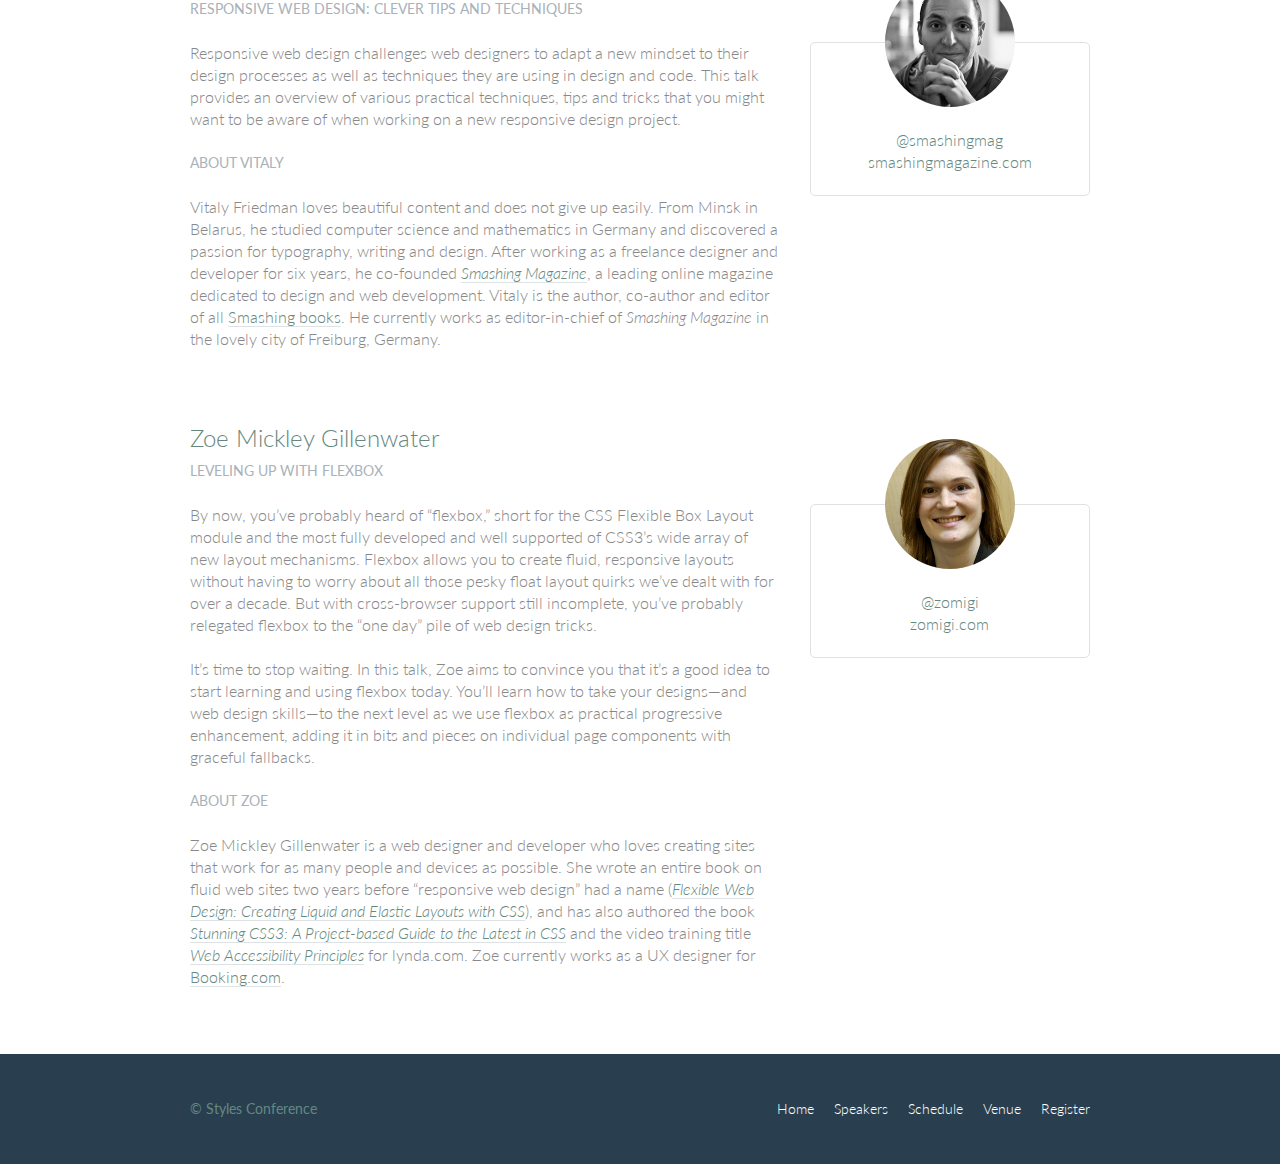
<file: speakers.html>
<!DOCTYPE html>
<html lang="en">

  <head>
    <meta charset="utf-8">
    <title>Speakers - Styles Conference</title>
    <link rel="stylesheet" href="assets/stylesheets/main.css">
    <link rel="stylesheet" href="http://fonts.googleapis.com/css?family=Lato:100,300,400">
  </head>

  <body>

    <!-- Header -->

    <header class="primary-header container group">

      <h1 class="logo">
        <a href="index.html">Styles <br> Conference</a>
      </h1>

      <h3 class="tagline">August 24&ndash;26th &mdash; Chicago, IL</h3>

      <nav class="nav primary-nav">
        <ul>
          <li><a href="index.html">Home</a></li><!--
          --><li><a href="speakers.html">Speakers</a></li><!--
          --><li><a href="schedule.html">Schedule</a></li><!--
          --><li><a href="venue.html">Venue</a></li><!--
          --><li><a href="register.html">Register</a></li>
        </ul>
      </nav>

    </header>

    <!-- Lead -->

    <section class="row-alt">
      <div class="lead container">

        <h1>Speakers</h1>

        <p>We&#8217;re happy to welcome over twenty speakers to present on the industry&#8217;s latest technologies. Prepare for an inspiration extravaganza.</p>

      </div>
    </section>

    <!-- Main content -->

    <section class="row">
      <div class="grid">

        <!-- Aaron Irizarry -->

        <section class="speaker" id="aaron-irizarry">

          <div class="col-2-3">

            <h2>Aaron Irizarry</h2>
            <h5>Designing a Culture of Design</h5>

            <p>Workplace culture doesn&#8217;t start with beanbags, foosball tables, or a beer fridge, and it doesn&#8217;t end with neckties, PCs, or big corporations. It&#8217;s the unwritten rules, behavior, beliefs, and the motivations that enable good work to get done, or it&#8217;s what stifles a workforce. For design to be most effective and for designers to feel valued, we need to work in a culture that embraces design and allows it to succeed.</p>

            <p>In Aaron&#8217;s session he will explore how to recognize the traits of organizations that *get* design, both large and small. He will share what those teams, departments, and companies have that others don&#8217;t, and more importantly, how to begin to change your own workplace&#8217;s culture. Once you&#8217;ve worked within a culture of design it&#8217;s almost impossible to imagine yourself anywhere else.</p>

            <h5>About Aaron</h5>

            <p>Aaron Irizarry is a Senior Product Designer for Nasdaq OMX, a lover of heavy metal, a foodie, and a master of BBQ arts. You can find some of his thoughts and presentations on the conversation surrounding design over at <a href="http://www.discussingdesign.com/">discussingdesign.com</a>.</p>

          </div><!--

          --><aside class="col-1-3">
            <div class="speaker-info">

              <img src="assets/images/speakers/aaron-irizarry.jpg" alt="Aaron Irizarry">

              <ul>
                <li><a href="https://twitter.com/aaroni">@aaroni</a></li>
                <li><a href="http://www.thisisaaronslife.com/">thisisaaronslife.com</a></li>
              </ul>

            </div>
          </aside>

        </section>

        <!-- Adam Connor -->

        <section class="speaker" id="adam-connor">

          <div class="col-2-3">

            <h2>Adam Connor</h2>
            <h5>Lights! Camera! Interaction! Design Inspiration from Filmmakers</h5>

            <p>Films succeed in evoking responses and engaging audiences only with a combination of well-written narrative and effective storytelling technique. It&#8217;s the filmmaker&#8217;s job to put this together. To do so they&#8217;ve developed processes, tools and techniques that allow them to focus attention, emphasize information, foreshadow and produce the many elements that together comprise a well-told story.</p>

            <p>With this workshop, we&#8217;ll revisit the topic of using stories in design and expand on the technical aspects used in film to communicate. We&#8217;ll look at some tools used in film, such as cinematic patterns, beat sheets, and storyboards. We&#8217;ll consider why they&#8217;re used and how we might look to them for inspiration.</p>

            <h5>About Adam</h5>

            <p>Adam Connor is a designer, illustrator and speaker passionate about collaboration, communication, creativity and storytelling. As an Experience Design Director with Mad*Pow, Adam combines 10+ years of experience in interaction and experience design with a background in computer science, film, and animation to create effective and easy-to-use digital products and services. He believes that no matter how utilitarian a tool is, at the core of its creation lies a story; uncovering that story is key to its success. Occasionally, he shares his perspectives on design at <a href="http://adamconnor.com/">adamconnor.com</a> and <a href="http://www.discussingdesign.com/">discussingdesign.com</a>.</p>

          </div><!--

          --><aside class="col-1-3">
            <div class="speaker-info">

              <img src="assets/images/speakers/adam-connor.jpg" alt="Adam Connor">

              <ul>
                <li><a href="https://twitter.com/adamconnor">@adamconnor</a></li>
                <li><a href="http://adamconnor.com/">adamconnor.com</a></li>
              </ul>

            </div>
          </aside>

        </section>

        <!-- AJ Self -->

        <section class="speaker" id="aj-self">

          <div class="col-2-3">

            <h2>AJ Self</h2>
            <h5>(You Should Be) Testing Your JavaScript</h5>

            <p>JavaScript applications frequently utilize battle-tested libraries like jQuery, AngularJS, Backbone.js and more, but how can we be sure that our code is ready for production? This talk will share tips on how writing tests can be written easily and quickly and how to remove buggy code through testing.</p>

            <h5>About AJ</h5>

            <p>AJ is a software engineer specializing in JavaScript working at Belly in Chicago. Lately he has been writing applications with AngularJS and loving it. When not coding he is out loving the outdoors with his dog, Sunshine.</p>

          </div><!--

          --><aside class="col-1-3">
            <div class="speaker-info">

              <img src="assets/images/speakers/aj-self.jpg" alt="AJ Self">

              <ul>
                <li><a href="https://twitter.com/ajself">@ajself</a></li>
                <li><a href="http://www.ajself.com/">ajself.com</a></li>
              </ul>

            </div>
          </aside>

        </section>

        <!-- Arman Ghosh -->

        <section class="speaker" id="arman-ghosh">

          <div class="col-2-3">

            <h2>Arman Ghosh</h2>
            <h5>Designing Deals: How Good Design Drives Sales</h5>

            <p>Perception influences decisions, especially when it comes to selling products and services. Learn why before you even start sales conversations; good, thoughtful design and presentation will define you and your ability to close deals.</p>

            <h5>About Arman</h5>

            <p>Arman is an entrepreneur who has his roots planted in building aggressive sales and revenue-generating teams. Having built out national sales and operations teams in the B2B and consumer spaces, his focus has been driving aggressive growth for technology-based companies. He has an extensive operating background and has built a career disrupting sales processes and approaches with companies doing the same in their respective technology spaces.</p>

          </div><!--

          --><aside class="col-1-3">
            <div class="speaker-info">

              <img src="assets/images/speakers/arman-ghosh.jpg" alt="Arman Ghosh">

              <ul>
                <li><a href="https://twitter.com/armanghosh">@armanghosh</a></li>
              </ul>

            </div>
          </aside>

        </section>

        <!-- Bermon Painter -->

        <section class="speaker" id="bermon-painter">

          <div class="col-2-3">

            <h2>Bermon Painter</h2>
            <h5>Death to Wireframes: Long Live Rapid Prototyping</h5>

            <p>Static wireframes are a drag on the whole design process. Prototyping makes things a little better by allowing you to stitch together static wireframes or mockups while adding basic interactions. Rapid prototyping with HTML, CSS, and JavaScript is even better and faster; it increases collaboration and improves the iteration process. Kill your wireframes. Long live rapid prototyping.</p>

            <h5>About Bermon</h5>

            <p>Bermon is the organizer of various community groups for user experience designers and front-end developers, and the organizer of Blend Conference, a three-day, multi-track event for user experience strategists, designers and developers. He also leads the user experience team for Cardinal Solutions&#8217; Charlotte office, where he consults with large enterprise clients on interesting problems across user experience, design and front-end development.</p>

          </div><!--

          --><aside class="col-1-3">
            <div class="speaker-info">

              <img src="assets/images/speakers/bermon-painter.jpg" alt="Bermon Painter">

              <ul>
                <li><a href="https://twitter.com/bermonpainter">@bermonpainter</a></li>
                <li><a href="http://bermonpainter.com/">bermonpainter.com</a></li>
              </ul>

            </div>
          </aside>

        </section>

        <!-- Brad Smith -->

        <section class="speaker" id="brad-smith">

          <div class="col-2-3">

            <h2>Brad Smith</h2>
            <h5>What Designers and Strategists Can Learn from Dick Fosbury</h5>

            <p>Dick Fosbury is an American track and field athlete who challenged the conventional approach to the high jump with an unorthodox &#8220;back first&#8221; technique that became known as the Fosbury Flop. His innovative approach to a sport that seemed to have reached its limits was ridiculed at first, with sportswriters labeling him &#8220;the world&#8217;s laziest high jumper&#8221; &#8212; but today variations of the Fosbury Flop are used by almost every high jumper.</p>

            <p>We need to challenge conventions, too. Many of the design conventions used in web, mobile and device interfaces have evolved from systems and processes that no longer connect with our audiences&#8217; realities: a floppy disk as a metaphor to &#8220;save&#8221; information, push buttons as control devices and typography standards derived from mechanical typesetting.</p>

            <p>As designers and strategists, we need to think like Dick Fosbury, to deconstruct analogues, and to free ourselves from outdated ideas so that we can develop the new interfaces and interactions of the future.</p>

            <h5>About Brad</h5>

            <p>Brad Smith is executive director for WebVisions, a conference that explores the future of the web. Most recently he launched &#8220;The Institute for Social Good,&#8221; an organization that connects non-profits with volunteers willing to spend a day building awesome web and mobile apps to change the world for the better.</p>

          </div><!--

          --><aside class="col-1-3">
            <div class="speaker-info">

              <img src="assets/images/speakers/brad-smith.jpg" alt="Brad Smith">

              <ul>
                <li><a href="http://www.webvisionsevent.com/">webvisionsevent.com</a></li>
                <li><a href="http://www.instituteforsocialgood.org/">instituteforsocialgood.org</a></li>
              </ul>

            </div>
          </aside>

        </section>

        <!-- Candi Lemoine -->

        <section class="speaker" id="candi-lemoine">

          <div class="col-2-3">

            <h2>Candi Lemoine</h2>
            <h5>Making Remote Development Work</h5>

            <p>It&#8217;s not uncommon for developers and designers to work from home. There are also a few companies that have multiple offices. Working for a business that spans three different time zones, Candi Lemoine will show how you make cross-office collaboration work. She will suggest various helpful tools because constant communication is key.</p>

            <h5>About Candi</h5>

            <p>Candi Lemoine is a User Interface Developer at Dominion Marine Media as well as a Customer Advocate at A Book Apart. Aside from researching about user experience and design patterns, she also loves mentoring college students about the front-end side of the web. She also enjoys participating in hackathons with other co-workers and students.</p>

          </div><!--

          --><aside class="col-1-3">
            <div class="speaker-info">

              <img src="assets/images/speakers/candi-lemoine.jpg" alt="Candi Lemoine">

              <ul>
                <li><a href="https://twitter.com/candicodeit">@candicodeit</a></li>
                <li><a href="http://candicode.it/">candicode.it</a></li>
              </ul>

            </div>
          </aside>

        </section>

        <!-- Carolyn Chandler -->

        <section class="speaker" id="carolyn-chandler">

          <div class="col-2-3">

            <h2>Carolyn Chandler</h2>
            <h5>The Business of Play</h5>

            <p>Play isn&#8217;t just for kids and heavy gamers. Anyone with a Foursquare account knows that &#8211; and the stickiness of a badge and a leaderboard. But a good, playful user experience isn&#8217;t about those surface elements either &#8211; it&#8217;s about creating an environment with well-understood rules, meaningful objectives, and a sense of fun. Whether you&#8217;re trying to encourage people &#8211; or yourself &#8211; to save money or to lose weight, a focus on game mechanics and play could be the trump card you&#8217;re looking for.</p>

            <h5>About Carolyn</h5>

            <p>Carolyn Chandler has been working in the field of User Experience Design for over 14 years. She was an adjunct professor at DePaul University and is the UX Design Instructor at The Starter League, where she first developed her activity-based approach for teaching core design concepts. Carolyn is the co-founder of The School for Digital Craftsmanship and co-author of two books, <cite>A Project Guide to UX Design</cite> and <cite>Adventures in Experience Design</cite>.</p>

          </div><!--

          --><aside class="col-1-3">
            <div class="speaker-info">

              <img src="assets/images/speakers/carolyn-chandler.jpg" alt="Carolyn Chandler">

              <ul>
                <li><a href="https://twitter.com/chanan">@chanan</a></li>
                <li><a href="http://www.dhalo.com/">dhalo.com</a></li>
              </ul>

            </div>
          </aside>

        </section>

        <!-- Chris Mills -->

        <section class="speaker" id="chris-mills">

          <div class="col-2-3">

            <h2>Chris Mills</h2>
            <h5>Heavy Metal Coding</h5>

            <p>In this unconventional talk, Chris Mills will encourage you to pick up some drum sticks in addition to your laptop, and beat out a rhythm of learning &#8211; both of code and drum beats! You&#8217;ll learn basic JavaScript and CSS, plus beginner&#8217;s heavy metal drum patterns. The two are a marriage made in heaven, as nothing is a better antidote to code frustration than beating seven shades of **** out of a drum kit.</p>

            <h5>About Chris</h5>

            <p>Chris Mills is a Senior Tech Writer at Mozilla, where he writes docs and demos about open web apps, Firefox OS and related subjects. He loves tinkering around with HTML, CSS, JavaScript and other web technologies, and gives occasional tech talks at conferences and universities.</p>

          </div><!--

          --><aside class="col-1-3">
            <div class="speaker-info">

              <img src="assets/images/speakers/chris-mills.jpg" alt="Chris Mills">

              <ul>
                <li><a href="https://twitter.com/chrisdavidmills">@chrisdavidmills</a></li>
                <li><a href="https://developer.mozilla.org/">developer.mozilla.org</a></li>
              </ul>

            </div>
          </aside>

        </section>

        <!-- Dan Denney -->

        <section class="speaker" id="dan-denney">

          <div class="col-2-3">

            <h2>Dan Denney</h2>
            <h5>Creating HTML Emails Can Be Fun</h5>

            <p>In this presentation Dan will share techniques on how to send awesome messages using CSS, media queries and everyone&#8217;s favorite HTML element: tables. The fun part comes in the tools available for automation and testing to make it feel less like 1999.</p>

            <h5>About Dan</h5>

            <p>Dan is a front-end dev at Envy Labs, where he works on client projects and Code School. He has been called a &#8220;seriously good copy and paster&#8221; and he puts those skills to use as he spends his days learning, unlearning and relearning how to build things for the web.</p>

          </div><!--

          --><aside class="col-1-3">
            <div class="speaker-info">

              <img src="assets/images/speakers/dan-denney.jpg" alt="Dan Denney">

              <ul>
                <li><a href="https://twitter.com/dandenney">@dandenney</a></li>
                <li><a href="http://dandenney.com/">dandenney.com</a></li>
              </ul>

            </div>
          </aside>

        </section>

        <!-- Darby Frey -->

        <section class="speaker" id="darby-frey">

          <div class="col-2-3">

            <h2>Darby Frey</h2>
            <h5>Building a Mobile Layout</h5>

            <p>Designing for mobile is challenging. With the ever-changing landscape of devices and screen sizes, there is no way to predict every possible canvas we will be designing for. Luckily, there are a few tools at our disposal that allow us to be confident in our designs.</p>

            <p>In this session we will introduce some of these tools and dive into some code to see how they can be used to create designs that look great on any device.</p>

            <h5>About Darby</h5>

            <p>Darby Frey is a software engineer and consultant who has worked on web and mobile applications for many clients including Groupon, Toyota, Paramount Pictures and others. Currently he is working with Belly in Chicago to create the world&#8217;s best customer loyalty platform. He can be found on Twitter at <a href="https://twitter.com/darbyfrey">@darbyfrey</a>.</p>

          </div><!--

          --><aside class="col-1-3">
            <div class="speaker-info">

              <img src="assets/images/speakers/darby-frey.jpg" alt="Darby Frey">

              <ul>
                <li><a href="https://twitter.com/darbyfrey">@darbyfrey</a></li>
                <li><a href="http://darbyfrey.com/">darbyfrey.com</a></li>
              </ul>

            </div>
          </aside>

        </section>

        <!-- Erica Decker -->

        <section class="speaker" id="erica-decker">

          <div class="col-2-3">

            <h2>Erica Decker</h2>
            <h5>What Disney Can Teach You about User Experience Design</h5>

            <p>From the creation of the 1937 film <cite>Snow White and the Seven Dwarves</cite>, to newer animated films such as <cite>The Princess and the Frog</cite>, to the branded &#8220;Wonderful World of Disney&#8221; itself, the Disney empire has been built upon a design ecosystem. Each film, theme park, or cruise shares a holistic view of a perfect world across time and cultures. Within each experience, the same beloved character traits are highlighted, similar visual and animation styles are used, and the same story and musical techniques are leveraged to bring the audience to an emotional place. This helps make the user experience familiar and nostalgic, and lightens the audience&#8217;s cognitive load to promote enjoyment. Join Erica as she highlights Disney&#8217;s user experience techniques and outlines how you can use them to design an ecosystem that will leave behind a lasting legacy, even while waiting in an extremely long line.</p>

            <h5>About Erica</h5>

            <p>Erica Decker is a designer, developer, and speaker with a passion for technology, challenges, and all things design. She believes that fast-paced, iterative, holistic design is the best way to drive product innovation, and can support that belief with a lot of evidence. She has designed engaging digital experiences for Fortune 500 companies, non-profits, and upcoming companies alike, and is currently writing this bio while referring to herself in the third person.</p>

          </div><!--

          --><aside class="col-1-3">
            <div class="speaker-info">

              <img src="assets/images/speakers/erica-decker.jpg" alt="Erica Decker">

              <ul>
                <li><a href="http://ericadecker.com/">ericadecker.com</a></li>
              </ul>

            </div>
          </aside>

        </section>

        <!-- Estelle Weyl -->

        <section class="speaker" id="estelle-weyl">

          <div class="col-2-3">

            <h2>Estelle Weyl</h2>
            <h5>Select This!</h5>

            <p>Pick an element, any element. Style it. Manipulate it. No IDs. No classes. No jQuery necessary. Learn all the new features of selectors in CSS and JavaScript hat enable you to select this DOM node, that DOM node, and even an imaginary DOM node based on attributes, relation to other elements, location in the DOM, or just an element&#8217;s mere existence.</p>

            <h5>About Estelle</h5>

            <p><a href="https://twitter.com/estellevw">Estelle Weyl</a> is an internationally published author (<cite><a href="http://shop.oreilly.com/product/0636920021711.do">Mobile HTML5</a></cite>, <cite><a href="http://shop.oreilly.com/product/0636920018063.do">HTML5: The Definitive Guide</a></cite> and <cite><a href="http://shop.oreilly.com/product/9780980846904.do">HTML5 and CSS3 for the Real World</a></cite>), speaker, trainer, and consultant. Estelle shares esoteric tidbits learned while programming CSS, JavaScript and HTML, provides tutorials and detailed grids of CSS3 and HTML5 browser support at <a href="http://www.standardista.com/">Standardista</a>. Her tutorials and workshops are available on <a href="http://estelle.github.io/">GitHub</a>.</p>

          </div><!--

          --><aside class="col-1-3">
            <div class="speaker-info">

              <img src="assets/images/speakers/estelle-weyl.jpg" alt="Estelle Weyl">

              <ul>
                <li><a href="https://twitter.com/estellevw">@estellevw</a></li>
                <li><a href="http://standardista.com/">standardista.com</a></li>
              </ul>

            </div>
          </aside>

        </section>

        <!-- Jen Myers -->

        <section class="speaker" id="jen-myers">

          <div class="col-2-3">

            <h2>Jen Myers</h2>
            <h5>Teaching Our CSS to Play Nice</h5>

            <p>Talk abstract: As our websites, applications and teams grow larger and more complicated, so does our CSS. Before we know it, we find ourselves no longer with cute little stylesheets, but sprawling, surly teenaged CSS that doesn&#8217;t always play nice with others. We need to learn how to manage and optimize our CSS no matter how large the project or diverse the team. If we start early, we can use best practices and tools to raise full-grown stylesheets any designer or developer would be happy to work with.</p>

            <h5>About Jen</h5>

            <p>Jen Myers is a web designer/developer and part of the instructor team at Dev Bootcamp in Chicago. In 2011, she founded the Columbus, Ohio chapter of Girl Develop It, an organization that provides introductory coding classes aimed at women, and she currently co-leads the Girl Develop It Chicago chapter. She speaks regularly about design, development and diversity, and focuses on finding new ways to make both technology and technology education accessible to everyone.</p>

          </div><!--

          --><aside class="col-1-3">
            <div class="speaker-info">

              <img src="assets/images/speakers/jen-myers.jpg" alt="Jen Myers">

              <ul>
                <li><a href="https://twitter.com/antiheroine">@antiheroine</a></li>
                <li><a href="http://jenmyers.net/">jenmyers.net</a></li>
              </ul>

            </div>
          </aside>

        </section>

        <!-- Jenn Downs -->

        <section class="speaker" id="jenn-downs">

          <div class="col-2-3">

            <h2>Jenn Downs</h2>
            <h5>What&#8217;s Stopping You?</h5>

            <p>Creating in the face of negativity, fear, health problems, and your inner critic can at times feel impossible. Let&#8217;s face our fears together, name these problems and break them down, silence our inner critics, and talk about when it&#8217;s time to take a break or let go of a project for good.</p>

            <h5>About Jenn</h5>

            <p>Jenn Downs swung her way through the jungle at MailChimp from support to tech writing to UX Design Research. After six years she&#8217;s been bitten by the entrepreneurship bug and she is now the Business/Tech Manager for Carpenter Koby Downs in Atlanta. Never one to only do one thing at a time, Jenn is also doing freelance email marketing and UX work on the side.</p>

            <p>Outside of loving the web, Jenn is a songwriter and loves Rock and Roll!</p>

          </div><!--

          --><aside class="col-1-3">
            <div class="speaker-info">

              <img src="assets/images/speakers/jenn-downs.jpg" alt="Jenn Downs">

              <ul>
                <li><a href="https://twitter.com/beparticular">@beparticular</a></li>
                <li><a href="http://beparticular.com/">beparticular.com</a></li>
              </ul>

            </div>
          </aside>

        </section>

        <!-- Jennifer Jones -->

        <section class="speaker" id="jennifer-jones">

          <div class="col-2-3">

            <h2>Jennifer Jones</h2>
            <h5>What Designers Can Learn from Parenting</h5>

            <p>That first client meeting may not feel as warm and fulfilling as the first time you hold your newborn child, but consider the similarities.</p>

            <p>You know each other but have never met. As the relationship grows you will have to rely on your experiences and education to gently guide them while allowing flexibility for projects to change and evolve. It&#8217;s not your job to control everything, but if you are successful you will create a well-rounded piece that everyone involved can love.</p>

            <h5>About Jennifer</h5>

            <p>Jennifer Jones is an event coordinator for the WebVisions Conference and also co-authors a blog with her teenage daughter. She and her family live in Portland, Oregon where she balances work, parenting and any other life challenge with honesty, humor and liquor.</p>

          </div><!--

          --><aside class="col-1-3">
            <div class="speaker-info">

              <img src="assets/images/speakers/jennifer-jones.jpg" alt="Jennifer Jones">

              <ul>
                <li><a href="https://twitter.com/Foerocious">@foerocious</a></li>
                <li><a href="http://crampedconversations.com/">crampedconversations.com</a></li>
              </ul>

            </div>
          </aside>

        </section>

        <!-- Leslie Jensen-Inman -->

        <section class="speaker" id="leslie-jensen-inman">

          <div class="col-2-3">

            <h2>Dr. Leslie Jensen-Inman</h2>
            <h5>Designing to Learn</h5>

            <p>We&#8217;ve reached a point where non-designers understand the value of design. This has led to an increase in demand for design talent. In the past, we would have turned to institutions of higher education to help us find new talent; however, today&#8217;s graduates often finish school without the skills they need to thrive in a professional design setting.</p>

            <p>There is a massive gap between what students learn and what industry needs. This skills gap leaves graduates unable to find jobs and hiring companies unable to find talent. How we approach this challenge will affect the continued relevance and value of design.</p>

            <h5>About Leslie</h5>

            <p><a href="http://www.jenseninman.com">Dr. Leslie Jensen-Inman</a> is a designer, speaker, author, and educator. Leslie is co-founder of the user experience design school <a href="http://www.centercentre.com">Center Centre</a>, where she connects industry, education, and community. Creative Director and co-author of <cite>InterACT with Web Standards: A holistic approach to web design</cite>, Leslie has written articles for publications such as <cite>A List Apart</cite>, <cite>The Pastry Box</cite>, <cite>Ladies in Tech</cite>, and <cite>.net Magazine</cite>.</p>

          </div><!--

          --><aside class="col-1-3">
            <div class="speaker-info">

              <img src="assets/images/speakers/leslie-jensen-inman.jpg" alt="Leslie Jensen-Inman">

              <ul>
                <li><a href="https://twitter.com/jenseninman">@jenseninman</a></li>
                <li><a href="http://unicorninstitute.com/">unicorninstitute.com</a></li>
              </ul>

            </div>
          </aside>

        </section>

        <!-- Maya Bruck -->

        <section class="speaker" id="maya-bruck">

          <div class="col-2-3">

            <h2>Maya Bruck</h2>
            <h5>So You Want to Be a Unicorn</h5>

            <p>They&#8217;re elusive, those rare beings who do front-end development, visual design, project management, UX, content strategy, and are whizzes at user research. In an industry that&#8217;s constantly changing and evolving, there are both benefits and drawbacks to being a generalist. We&#8217;ll walk through strategies to fill gaps in your skill set while working a full-time job, and collaborative tools and techniques you can use while you quest to learn it all.</p>

            <h5>About Maya</h5>

            <p>Maya Bruck is Creative Director at Pixo, a growing, employee-run digital consulting agency, where she guides clients through identity crisis to a meaningful, impactful web presence. In addition to conducting client therapy, she also designs websites and applications that are both beautiful and organization changing.</p>

            <p>A passion for collaboration and community led her to co-found the Champaign-Urbana Design Organization (CUDO) in 2008, and through CUDO she has cultivated a vibrant design culture in the community. She speaks regularly about design and client management and is overcoming her fear of learning JavaScript.</p>

          </div><!--

          --><aside class="col-1-3">
            <div class="speaker-info">

              <img src="assets/images/speakers/maya-bruck.jpg" alt="Maya Bruck">

              <ul>
                <li><a href="https://twitter.com/mayabruck">@mayabruck</a></li>
                <li><a href="http://pixotech.com/">pixotech.com</a></li>
              </ul>

            </div>
          </aside>

        </section>

        <!-- Russ Unger -->

        <section class="speaker" id="russ-unger">

          <div class="col-2-3">

            <h2>Russ Unger</h2>
            <h5>From Muppets to Mastery: Core UX Principles from Mr. Jim Henson</h5>

            <p>Jim Henson started working as a puppeteer in 1954, a fair 40-50 years before many of us even considered User Experience as a career. He did, however, take it upon himself to apply many of the core principles that UX Designers are falling love with today (or are at least using as part of our everyday lives). Hang out for a quick dive into the life of Jim Henson, with a view into his work from the perspective of how it pertains to what it is we&#8217;re doing today, that promises to even leave Waldorf and Statler happy.</p>

            <h5>About Russ</h5>

            <p>Russ Unger is an Experience Design Director for GE Capital, Americas, where he leads teams and projects in design and research. He is co-author of the books <cite><a href="http://projectuxd.com/">A Project Guide to UX Design</a></cite>, <cite><a href="http://www.designingtheconversation.com/">Designing the Conversation</a></cite>, and <cite><a href="http://speakercampbook.com/">Speaker Camp</a></cite> for New Riders (Voices That Matter). Russ is also working on a book on guerrilla design and research methods that is due out, well, sometime.</p>

            <p>Russ is co-founder of ChicagoCamps, which hosts low-cost, high-value technology events in the Chicago area, and he is also on the Advisory Board for the Department of Web Design and Development at Harrington College of Design. Russ has two daughters who both draw better than he does and are currently beginning to surpass his limited abilities in coding.</p>

          </div><!--

          --><aside class="col-1-3">
            <div class="speaker-info">

              <img src="assets/images/speakers/russ-unger.jpg" alt="Russ Unger">

              <ul>
                <li><a href="https://twitter.com/russu">@russu</a></li>
                <li><a href="http://www.userglue.com/">userglue.com</a></li>
              </ul>

            </div>
          </aside>

        </section>

        <!-- Shay Howe -->

        <section class="speaker" id="shay-howe">

          <div class="col-2-3">

            <h2>Shay Howe</h2>
            <h5>Less Is More: How Constraints Cultivate Growth</h5>

            <p>By setting constraints, we force ourselves to be more productive. They help us make decisions, creating focus around the problem we are trying to solve. They improve our consistency, which provides a better experience for our users. And they help us grow, a valuable asset in times of innovation.</p>

            <h5>About Shay</h5>

            <p>As a designer and front-end developer, Shay Howe has a passion for solving problems while building creative and intuitive products. Shay specializes in product design and interface development, specialties which he regularly writes and speaks about.</p>

          </div><!--

          --><aside class="col-1-3">
            <div class="speaker-info">

              <img src="assets/images/speakers/shay-howe.jpg" alt="Shay Howe">

              <ul>
                <li><a href="https://twitter.com/shayhowe">@shayhowe</a></li>
                <li><a href="http://learn.shayhowe.com/">learn.shayhowe.com</a></li>
              </ul>

            </div>
          </aside>

        </section>

        <!-- Tessa Harmon -->

        <section class="speaker" id="tessa-harmon">

          <div class="col-2-3">

            <h2>Tessa Harmon</h2>
            <h5>Crafty Coding: Generating Knitting Patterns</h5>

            <p>Garment design doesn&#8217;t have to be intimidating. Learn the math behind knitting a sweater and program a fully customizable pattern generator in NodeJS. You will leave with your own unique pattern app to share with the world! Basic programming and knitting skills are recommended for this workshop.</p>

            <h5>About Tessa</h5>

            <p>Tessa Harmon is a full-stack web developer at <a href="http://www.skookum.com/">Skookum Digital Works</a> in Charlotte, North Carolina. JavaScript and Ruby are her favorite languages. She&#8217;s been knitting for nearly as long as she&#8217;s been programming and is surprised it took her <em>this</em> long to consider mixing the two.</p>

          </div><!--

          --><aside class="col-1-3">
            <div class="speaker-info">

              <img src="assets/images/speakers/tessa-harmon.jpg" alt="Tessa Harmon">

              <ul>
                <li><a href="https://twitter.com/tessaharmon">@tessaharmon</a></li>
                <li><a href="http://tessaharmon.com/">tessaharmon.com</a></li>
              </ul>

            </div>
          </aside>

        </section>

        <!-- Victoria Pater -->

        <section class="speaker" id="victoria-pater">

          <div class="col-2-3">

            <h2>Victoria Pater</h2>
            <h5>Excellent Tacos Are Not Created in a Vacuum</h5>

            <p>From harmony and form to balance and hierarchy, we&#8217;ll be covering the 7 Principles of Successful Tacos. This traditional Mexican dish paired with margaritas will help get the creative juices flowing! We&#8217;ll combine a variety of shells, fillings, and garnishes while discussing methods for achieving award-winning flavors. You&#8217;ll master the art of shape and proportion while also gaining uncommon knowledge about tacodillas. If tacos are your passion, please come hungry.</p>

            <h5>About Victoria</h5>

            <p>Victoria is a <a href="http://www.modest.com/">Modest</a> UX Designer in Chicago. She focuses on making mobile commerce better for everyone. As a co-founder of <a href="http://quitestrong.com/">Quite Strong</a>, a female collaborative, she is a dedicated advocate for diversity in the design and tech fields. When asked what three things should could not live without she replied, &#8220;tacos, travel, and emojis&#8221; &#8230;obviously.</p>

          </div><!--

          --><aside class="col-1-3">
            <div class="speaker-info">

              <img src="assets/images/speakers/victoria-pater.jpg" alt="Victoria Pater">

              <ul>
                <li><a href="https://twitter.com/typeis4lovers">@typeis4lovers</a></li>
                <li><a href="http://victoriapater.com/">victoriapater.com</a></li>
              </ul>

            </div>
          </aside>

        </section>

        <!-- Vitaly Friedman -->

        <section class="speaker" id="vitaly-friedman">

          <div class="col-2-3">

            <h2>Vitaly Friedman</h2>
            <h5>Responsive Web Design: Clever Tips and Techniques</h5>

            <p>Responsive web design challenges web designers to adapt a new mindset to their design processes as well as techniques they are using in design and code. This talk provides an overview of various practical techniques, tips and tricks that you might want to be aware of when working on a new responsive design project.</p>

            <h5>About Vitaly</h5>

            <p>Vitaly Friedman loves beautiful content and does not give up easily. From Minsk in Belarus, he studied computer science and mathematics in Germany and discovered a passion for typography, writing and design. After working as a freelance designer and developer for six years, he co-founded <cite><a href="http://smashingmagazine.com/">Smashing Magazine</a></cite>, a leading online magazine dedicated to design and web development. Vitaly is the author, co-author and editor of all <a href="https://shop.smashingmagazine.com">Smashing books</a>. He currently works as editor-in-chief of <cite>Smashing Magazine</cite> in the lovely city of Freiburg, Germany.</p>

          </div><!--

          --><aside class="col-1-3">
            <div class="speaker-info">

              <img src="assets/images/speakers/vitaly-friedman.jpg" alt="Vitaly Friedman">

              <ul>
                <li><a href="https://twitter.com/smashingmag">@smashingmag</a></li>
                <li><a href="http://smashingmagazine.com/">smashingmagazine.com</a></li>
              </ul>

            </div>
          </aside>

        </section>

        <!-- Zoe Mickley Gillenwater -->

        <section id="zoe-mickley-gillenwater">

          <div class="col-2-3">

            <h2>Zoe Mickley Gillenwater</h2>
            <h5>Leveling Up with Flexbox</h5>

            <p>By now, you&#8217;ve probably heard of &#8220;flexbox,&#8221; short for the CSS Flexible Box Layout module and the most fully developed and well supported of CSS3&#8217;s wide array of new layout mechanisms. Flexbox allows you to create fluid, responsive layouts without having to worry about all those pesky float layout quirks we&#8217;ve dealt with for over a decade. But with cross-browser support still incomplete, you&#8217;ve probably relegated flexbox to the &#8220;one day&#8221; pile of web design tricks.</p>

            <p>It&#8217;s time to stop waiting. In this talk, Zoe aims to convince you that it&#8217;s a good idea to start learning and using flexbox today. You&#8217;ll learn how to take your designs—and web design skills—to the next level as we use flexbox as practical progressive enhancement, adding it in bits and pieces on individual page components with graceful fallbacks.</p>

            <h5>About Zoe</h5>

            <p>Zoe Mickley Gillenwater is a web designer and developer who loves creating sites that work for as many people and devices as possible. She wrote an entire book on fluid web sites two years before &#8220;responsive web design&#8221; had a name (<cite><a href="http://www.flexiblewebbook.com/">Flexible Web Design: Creating Liquid and Elastic Layouts with CSS</a></cite>), and has also authored the book <cite><a href="http://www.stunningcss3.com/">Stunning CSS3: A Project-based Guide to the Latest in CSS</a></cite> and the video training title <cite><a href="http://zomigi.com/publications/#pub-accessibility">Web Accessibility Principles</a></cite> for lynda.com. Zoe currently works as a UX designer for <a href="http://www.booking.com/">Booking.com</a>.</p>

          </div><!--

          --><aside class="col-1-3">
            <div class="speaker-info">

              <img src="assets/images/speakers/zoe-mickley-gillenwater.jpg" alt="Zoe Mickley Gillenwater">

              <ul>
                <li><a href="https://twitter.com/zomigi">@zomigi</a></li>
                <li><a href="http://zomigi.com/">zomigi.com</a></li>
              </ul>

            </div>
          </aside>

        </section>

      </div>
    </section>

    <!-- Footer -->

    <footer class="primary-footer container group">

      <small>&copy; Styles Conference</small>

      <nav class="nav">
        <ul>
          <li><a href="index.html">Home</a></li><!--
          --><li><a href="speakers.html">Speakers</a></li><!--
          --><li><a href="schedule.html">Schedule</a></li><!--
          --><li><a href="venue.html">Venue</a></li><!--
          --><li><a href="register.html">Register</a></li>
        </ul>
      </nav>

    </footer>

  </body>
</html>
</file>
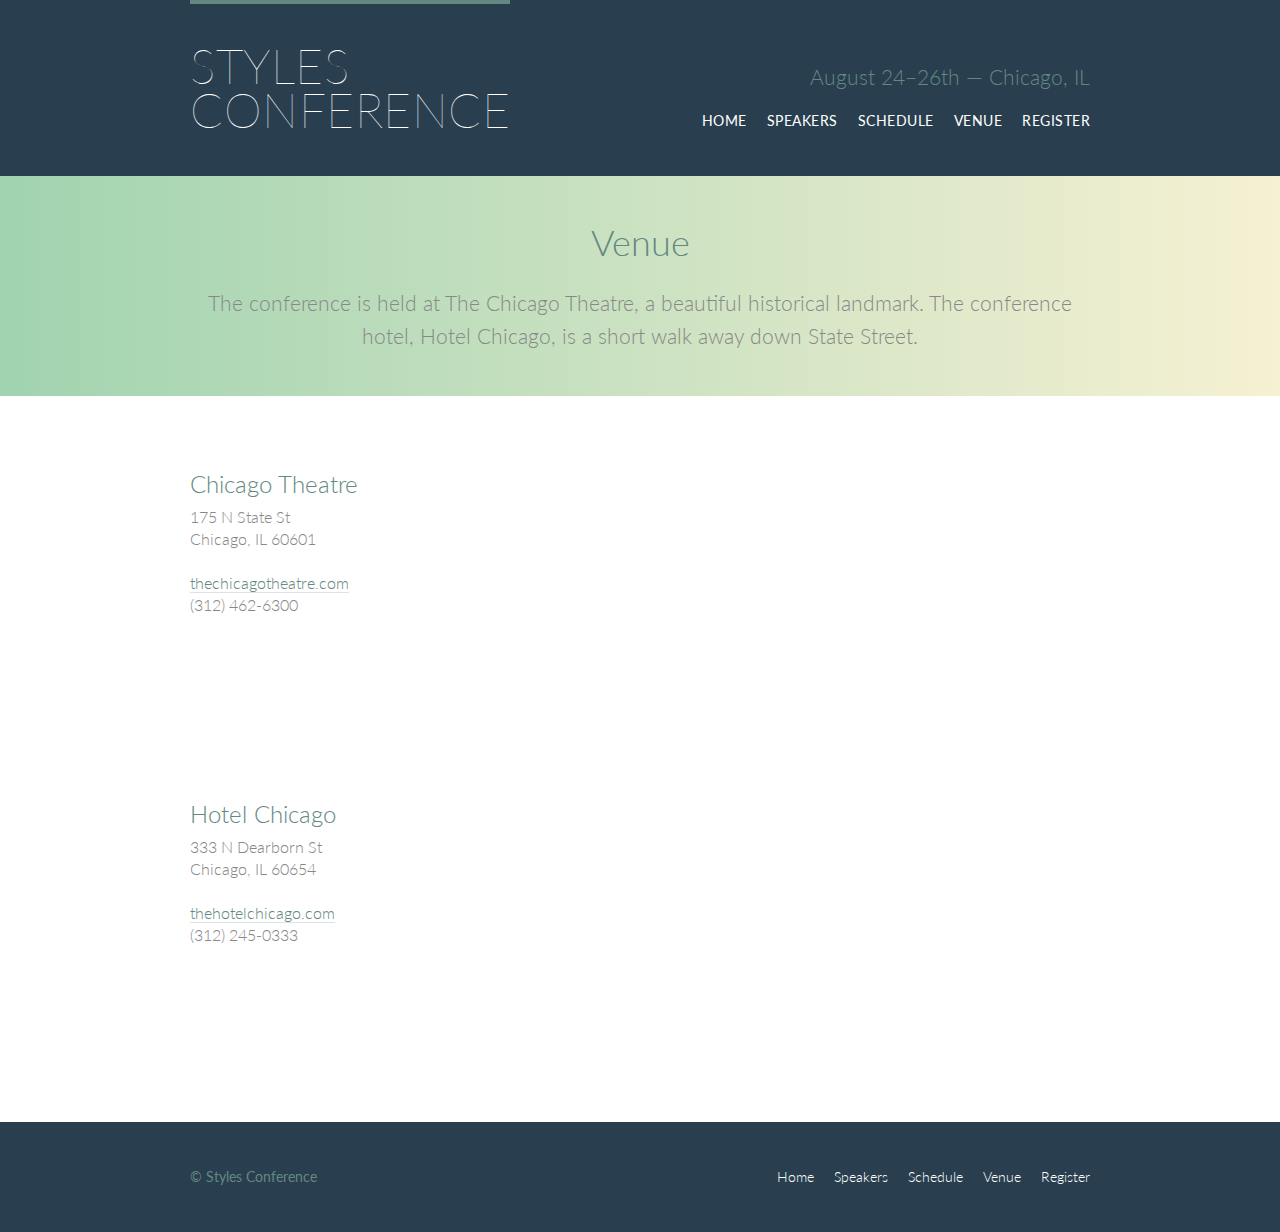
<file: venue.html>
<!DOCTYPE html>
<html lang="en">

  <head>
    <meta charset="utf-8">
    <title>Venue - Styles Conference</title>
    <link rel="stylesheet" href="assets/stylesheets/main.css">
    <link rel="stylesheet" href="http://fonts.googleapis.com/css?family=Lato:100,300,400">
  </head>

  <body>

    <!-- Header -->

    <header class="primary-header container group">

      <h1 class="logo">
        <a href="index.html">Styles <br> Conference</a>
      </h1>

      <h3 class="tagline">August 24&ndash;26th &mdash; Chicago, IL</h3>

      <nav class="nav primary-nav">
        <ul>
          <li><a href="index.html">Home</a></li><!--
          --><li><a href="speakers.html">Speakers</a></li><!--
          --><li><a href="schedule.html">Schedule</a></li><!--
          --><li><a href="venue.html">Venue</a></li><!--
          --><li><a href="register.html">Register</a></li>
        </ul>
      </nav>

    </header>

    <!-- Lead -->

    <section class="row-alt">
      <div class="lead container">

        <h1>Venue</h1>

        <p>The conference is held at The Chicago Theatre, a beautiful historical landmark. The conference hotel, Hotel Chicago, is a short walk away down State Street.</p>

      </div>
    </section>

    <!-- Main content -->

    <section class="row">
      <div class="grid">

        <!-- Chicago Theatre -->

        <section class="venue-theatre">

          <div class="col-1-3">
            <h2>Chicago Theatre</h2>
            <p>175 N State St <br> Chicago, IL 60601</p>
            <p><a href="http://www.thechicagotheatre.com/">thechicagotheatre.com</a> <br> (312) 462-6300</p>
          </div><!--

          --><iframe class="venue-map col-2-3" src="https://www.google.com/maps/embed?pb=!1m5!3m3!1m2!1s0x880e2ca55810a493%3A0x4700ddf60fcbfad6!2schicago+theatre!5e0!3m2!1sen!2sus!4v1388701393606"></iframe>

        </section>

        <!-- Hotel Chicago -->

        <section class="venue-hotel">

          <div class="col-1-3">
            <h2>Hotel Chicago</h2>
            <p>333 N Dearborn St <br> Chicago, IL 60654</p>
            <p><a href="http://thehotelchicago.com/">thehotelchicago.com</a> <br> (312) 245-0333</p>
          </div><!--

          --><iframe class="venue-map col-2-3" src="https://www.google.com/maps/embed?pb=!1m5!3m3!1m2!1s0x880e2cb1da049173%3A0xa5c91d255a775f0b!2sHotel+Sax+Chicago%2C+North+Dearborn+Street%2C+Chicago%2C+IL!5e0!3m2!1sen!2sus!4v1388702493978"></iframe>

        </section>

      </div>
    </section>

    <!-- Footer -->

    <footer class="primary-footer container group">

      <small>&copy; Styles Conference</small>

      <nav class="nav">
        <ul>
          <li><a href="index.html">Home</a></li><!--
          --><li><a href="speakers.html">Speakers</a></li><!--
          --><li><a href="schedule.html">Schedule</a></li><!--
          --><li><a href="venue.html">Venue</a></li><!--
          --><li><a href="register.html">Register</a></li>
        </ul>
      </nav>

    </footer>

  </body>
</html>
</file>
<file: assets/stylesheets/main.css>
/* http://meyerweb.com/eric/tools/css/reset/
   v2.0 | 20110126
   License: none (public domain)
*/

html, body, div, span, applet, object, iframe,
h1, h2, h3, h4, h5, h6, p, blockquote, pre,
a, abbr, acronym, address, big, cite, code,
del, dfn, em, img, ins, kbd, q, s, samp,
small, strike, strong, sub, sup, tt, var,
b, u, i, center,
dl, dt, dd, ol, ul, li,
fieldset, form, label, legend,
table, caption, tbody, tfoot, thead, tr, th, td,
article, aside, canvas, details, embed,
figure, figcaption, footer, header, hgroup,
menu, nav, output, ruby, section, summary,
time, mark, audio, video {
  margin: 0;
  padding: 0;
  border: 0;
  font-size: 100%;
  font: inherit;
  vertical-align: baseline;
}
/* HTML5 display-role reset for older browsers */
article, aside, details, figcaption, figure,
footer, header, hgroup, menu, nav, section {
  display: block;
}
body {
  line-height: 1;
}
ol, ul {
  list-style: none;
}
blockquote, q {
  quotes: none;
}
blockquote:before, blockquote:after,
q:before, q:after {
  content: '';
  content: none;
}
table {
  border-collapse: collapse;
  border-spacing: 0;
}

/*
  ========================================
  Custom styles
  ========================================
*/

body {
  background: #293f50;
  color: #888;
  font: 300 16px/22px "Lato", "Open Sans", "Helvetica Neue", Helvetica, Arial, sans-serif;
}

/*
  ========================================
  Grid
  ========================================
*/

*,
*:before,
*:after {
  -webkit-box-sizing: border-box;
     -moz-box-sizing: border-box;
          box-sizing: border-box;
}
.container,
.grid {
  margin: 0 auto;
  width: 960px;
}
.container {
  padding-left: 30px;
  padding-right: 30px;
}
.grid,
.col-1-3,
.col-2-3 {
  padding-left: 15px;
  padding-right: 15px;
}
.col-1-3,
.col-2-3  {
  display: inline-block;
  vertical-align: top;
}
.col-1-3 {
  width: 33.33%;
}
.col-2-3 {
  width: 66.66%;
}

/*
  ========================================
  Clearfix
  ========================================
*/

.group:before,
.group:after {
  content: "";
  display: table;
}
.group:after {
  clear: both;
}
.group {
  clear: both;
  *zoom: 1;
}

/*
  ========================================
  Rows
  ========================================
*/

.row,
.row-alt {
  min-width: 960px;
}
.row {
  background: #fff;
  padding: 66px 0 44px 0;
}
.row-alt {
  background: #cbe2c1;
  background: -webkit-linear-gradient(to right, #a1d3b0, #f6f1d3);
  background:    -moz-linear-gradient(to right, #a1d3b0, #f6f1d3);
  background:         linear-gradient(to right, #a1d3b0, #f6f1d3);
  padding: 44px 0 22px 0;
}

/*
  ========================================
  Typography
  ========================================
*/

h1, h2, h3, h4 {
  color: #648880;
}
h1, h3, h4, h5, p {
  margin-bottom: 22px;
}
h1 {
  font-size: 36px;
  line-height: 44px;
}
h2 {
  font-size: 24px;
  line-height: 44px;
}
h3 {
  font-size: 21px;
}
h4 {
  font-size: 18px;
}
h5 {
  color: #a9b2b9;
  font-size: 14px;
  font-weight: 400;
  text-transform: uppercase;
}
strong {
  font-weight: 400;
}
cite,
em {
  font-style: italic;
}

/*
  ========================================
  Leads
  ========================================
*/

.lead {
  text-align: center;
}
.lead p {
  font-size: 21px;
  line-height: 33px;
}

/*
  ========================================
  Links
  ========================================
*/

a {
  color: #648880;
  text-decoration: none;
}
a:hover {
  color: #a9b2b9;
}
p a {
  border-bottom: 1px solid #dfe2e5;
}
.primary-header a,
.primary-footer a {
  color: #fff;
}
.primary-header a:hover,
.primary-footer a:hover {
  color: #648880;
}

/*
  ========================================
  Buttons
  ========================================
*/

.btn {
  border-radius: 5px;
  color: #fff;
  cursor: pointer;
  display: inline-block;
  font-weight: 400;
  letter-spacing: .5px;
  margin: 0;
  text-transform: uppercase;
}
.btn-default {
  border: 0;
  background: #648880;
  padding: 11px 30px;
  font-size: 14px;
}
.btn-default:hover {
  background: #77a198;
}
.btn-alt {
  border: 1px solid #fff;
  padding: 10px 30px;
}
.btn-alt:hover {
  background: #fff;
  color: #648880;
}

/*
  ========================================
  Primary header
  ========================================
*/

.logo {
  border-top: 4px solid #648880;
  float: left;
  font-size: 48px;
  font-weight: 100;
  letter-spacing: .5px;
  line-height: 44px;
  padding: 40px 0 22px 0;
  text-transform: uppercase;
}
.tagline {
  margin: 66px 0 22px 0;
  text-align: right;
}
.primary-nav {
  font-size: 14px;
  font-weight: 400;
  letter-spacing: .5px;
  text-transform: uppercase;
}

/*
  ========================================
  Primary footer
  ========================================
*/

.primary-footer {
  color: #648880;
  font-size: 14px;
  padding-bottom: 44px;
  padding-top: 44px;
}
.primary-footer small {
  float: left;
  font-weight: 400;
}

/*
  ========================================
  Navigation
  ========================================
*/

.nav {
  text-align: right;
}
.nav li {
  display: inline-block;
  margin: 0 10px;
  vertical-align: top;
}
.nav li:last-child {
  margin-right: 0;
}

/*
  ========================================
  Home
  ========================================
*/

.hero {
  color: #fff;
  line-height: 44px;
  padding: 22px 80px 66px 80px;
  text-align: center;
}
.hero h2 {
  font-size: 36px;
}
.hero p {
  font-size: 24px;
  font-weight: 100;
}
.teaser a:hover h3 {
  color: #a9b2b9;
}
.teaser img {
  border-radius: 5px;
  display: block;
  margin-bottom: 22px;
  max-width: 100%
}

/*
  ========================================
  Speakers
  ========================================
*/

.speaker {
  margin-bottom: 44px;
}
.speaker-info {
  border: 1px solid #dfe2e5;
  border-radius: 5px;
  margin-top: 88px;
  padding-bottom: 22px;
  text-align: center;
}
.speaker-info img {
  border-radius: 50%;
  height: 130px;
  margin: -66px 0 22px 0;
  vertical-align: top;
}

/*
  ========================================
  Schedule
  ========================================
*/

table {
  margin-bottom: 44px;
  width: 100%;
}
table:last-child {
  margin-bottom: 0;
}
th,
td {
  padding-bottom: 22px;
  vertical-align: top;
}
th {
  padding-right: 45px;
  text-align: right;
  width: 20%;
}
td {
  width: 40%;
}
thead {
  line-height: 44px;
}
thead th {
  color: #648880;
  font-size: 24px;
}
tbody th {
  color: #a9b2b9;
  font-size: 14px;
  font-weight: 400;
  padding-top: 22px;
  text-transform: uppercase;
}
tbody td {
  border-top: 1px solid #dfe2e5;
  padding-top: 21px;
}
tbody td:first-of-type {
  padding-right: 15px;
}
tbody td:last-of-type {
  padding-left: 15px;
}
tbody td:only-of-type {
  padding-left: 0;
  padding-right: 0;
}
table a {
  color: #888;
}
table h4 {
  margin-bottom: 0;
}
.schedule-offset {
  color: #a9b2b9;
}

/*
  ========================================
  Venue
  ========================================
*/

.venue-theatre {
  margin-bottom: 66px;
}
.venue-hotel {
  margin-bottom: 22px;
}
.venue-map {
  height: 264px;
}

/*
  ========================================
  Register
  ========================================
*/

.why-attend {
  list-style: square;
  margin: 0 0 22px 30px;
}
form {
  margin-bottom: 22px;
}
input,
select,
textarea {
  font: 300 16px/22px "Lato", "Open Sans", "Helvetica Neue", Helvetica, Arial, sans-serif;
}
.register-group label {
  color: #648880;
  cursor: pointer;
  font-weight: 400;
}
.register-group input,
.register-group select,
.register-group textarea {
  border: 1px solid #c6c9cc;
  border-radius: 5px;
  color: #888;
  display: block;
  margin: 5px 0 27px 0;
  padding: 5px 8px;
}
.register-group input,
.register-group textarea {
  width: 100%;
}
.register-group select {
  height: 34px;
  width: 60px;
}
.register-group textarea {
  height: 78px;
}
</file>
